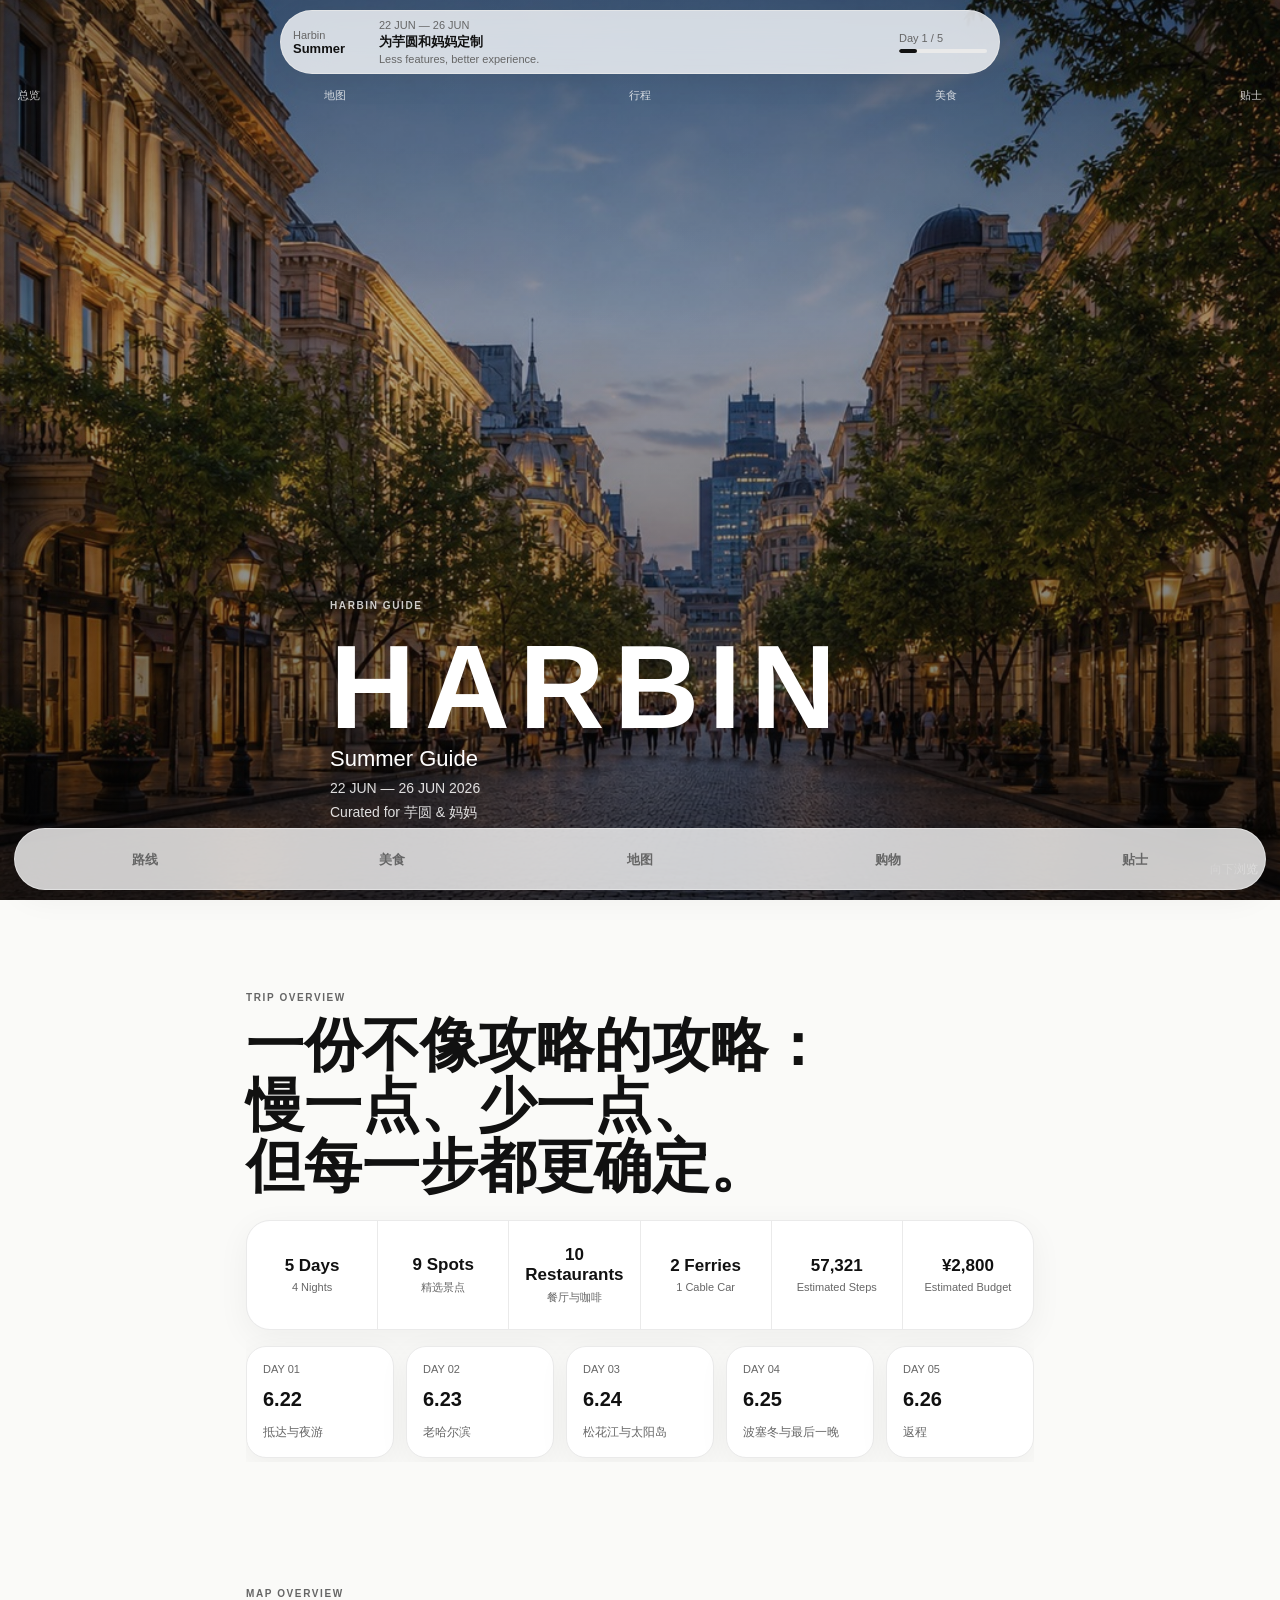
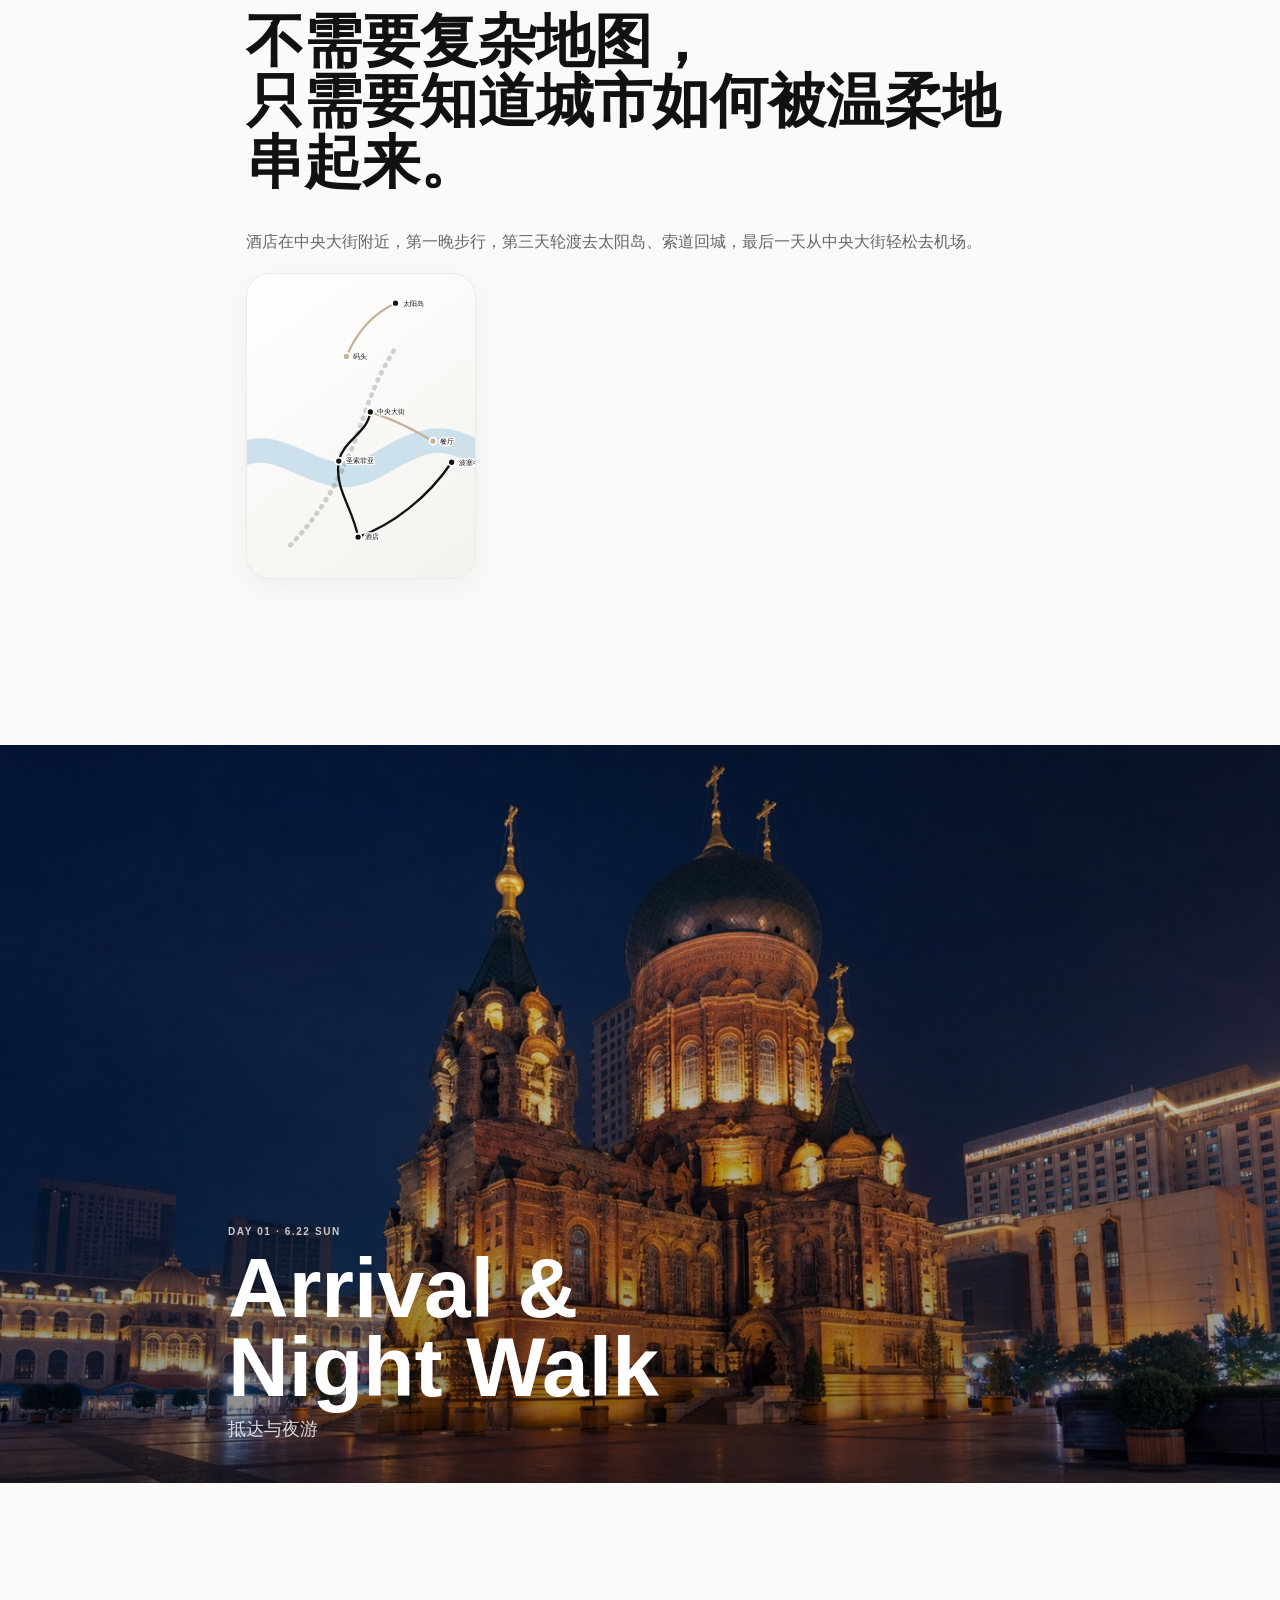
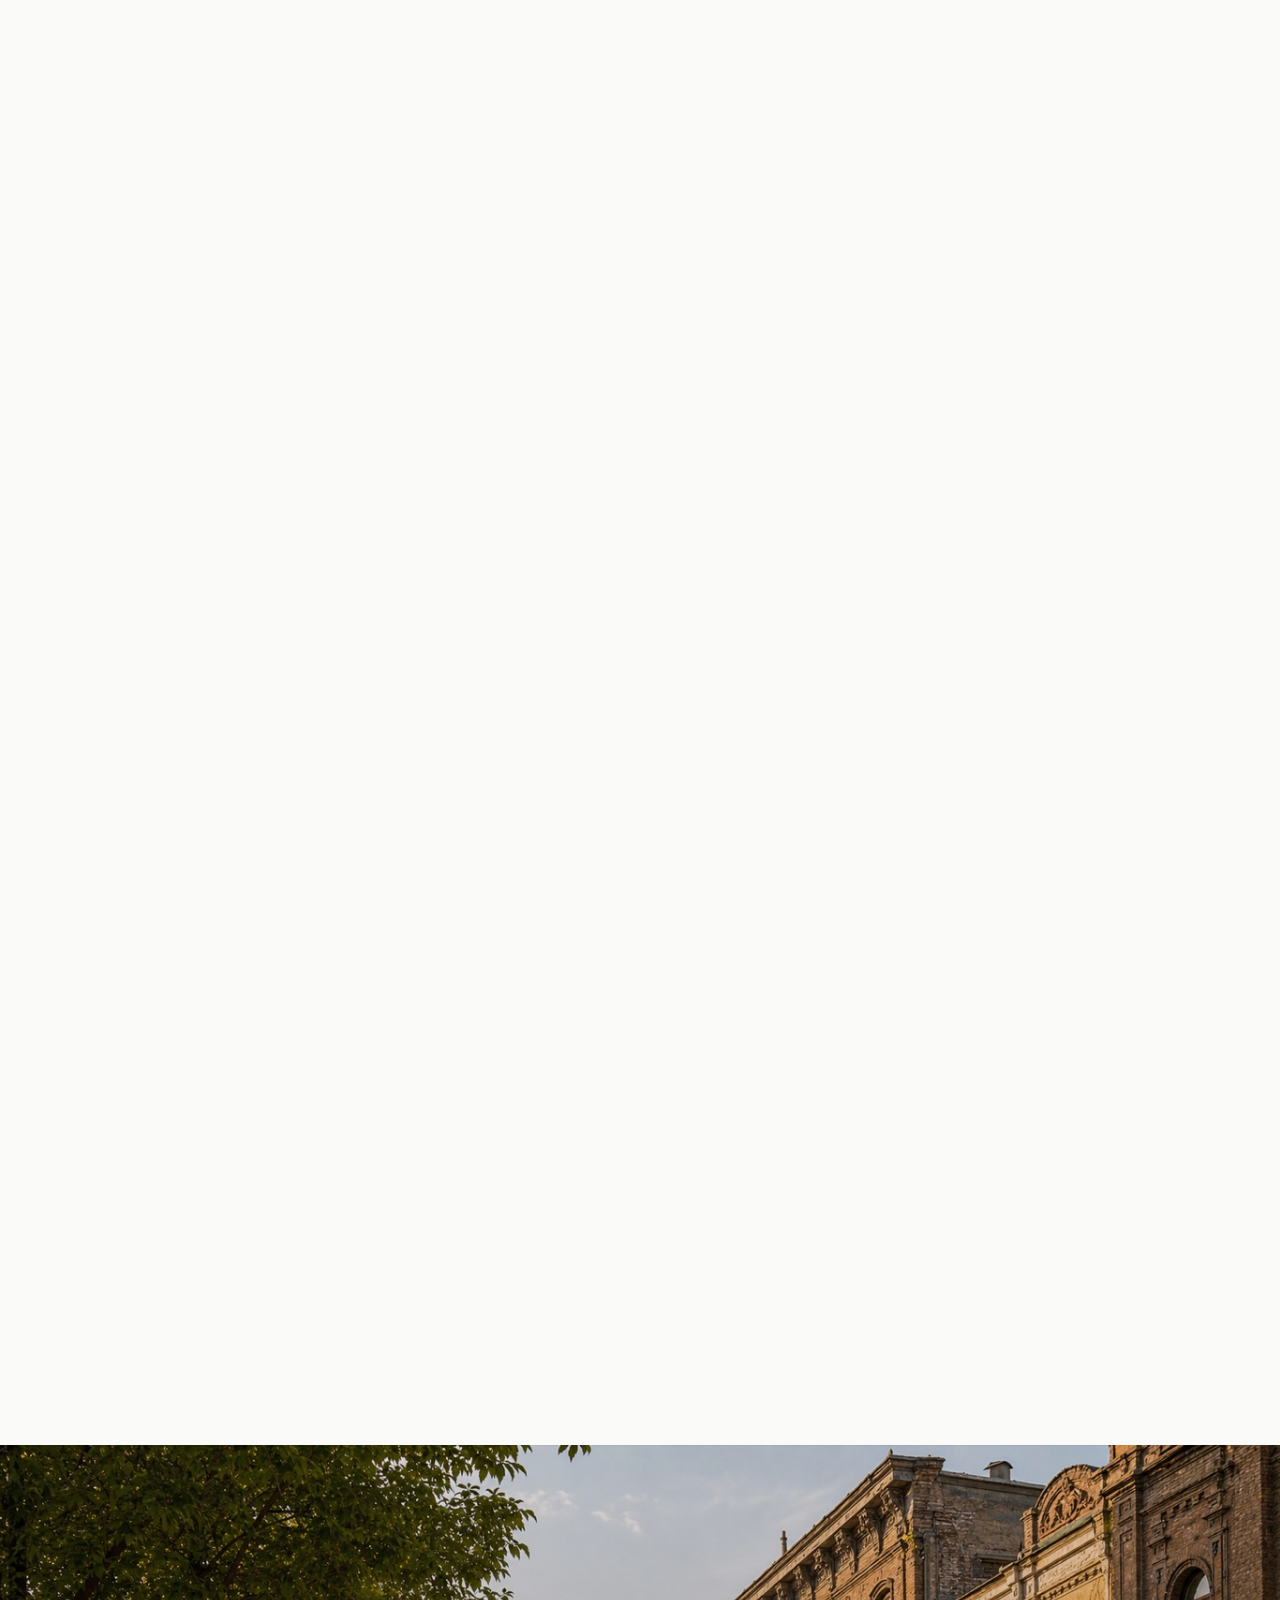
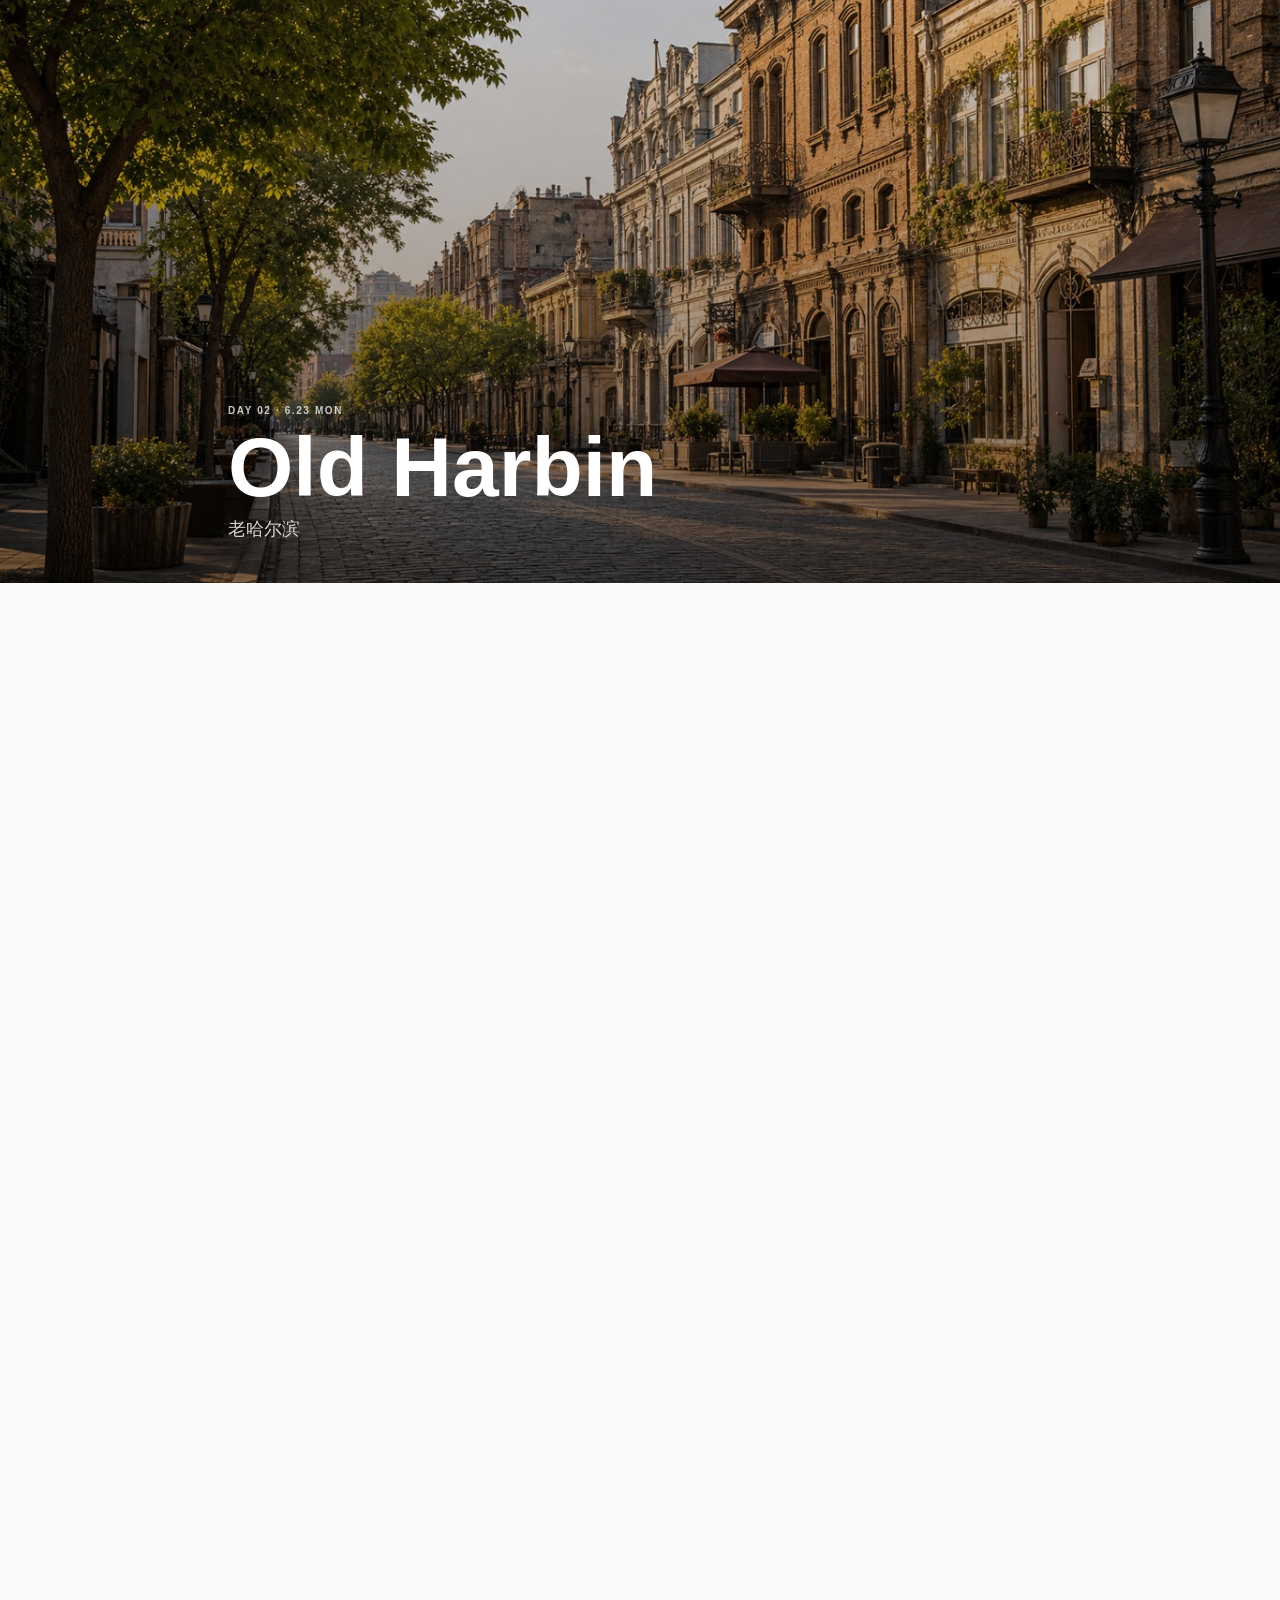
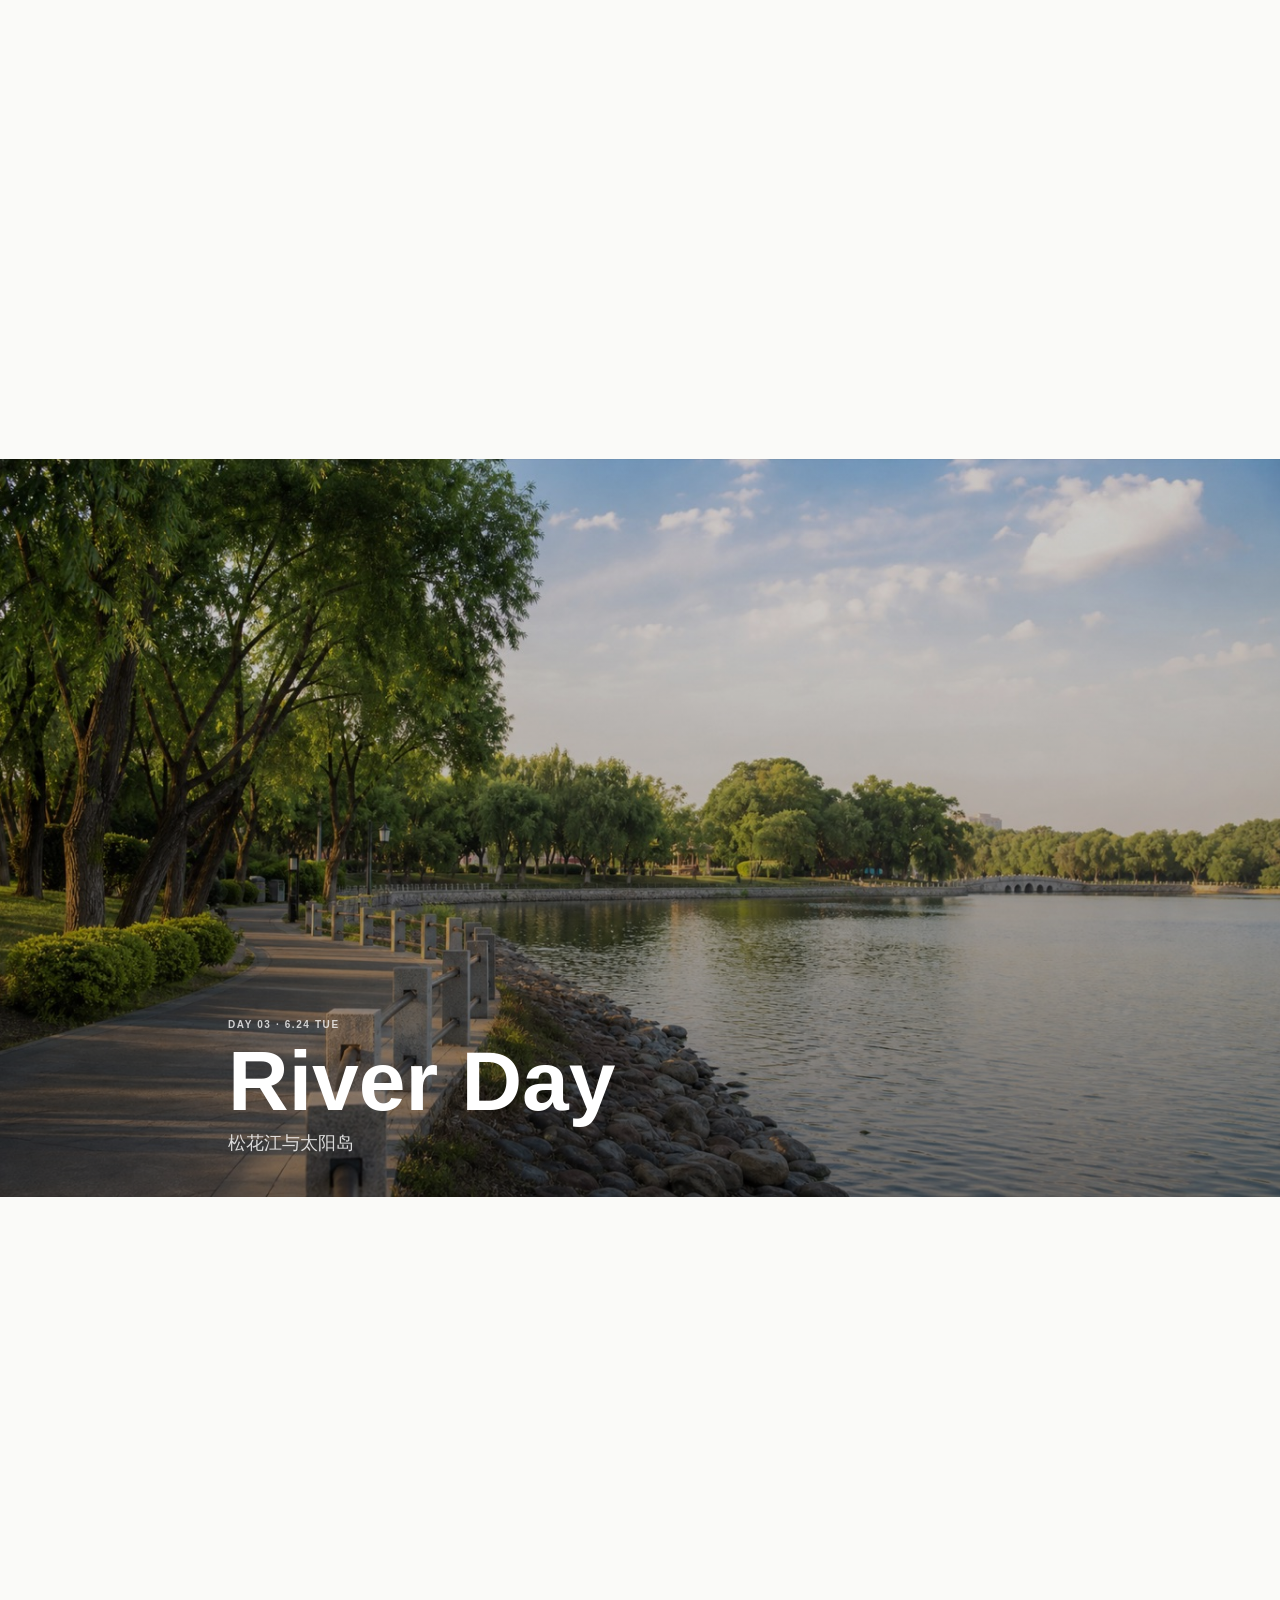
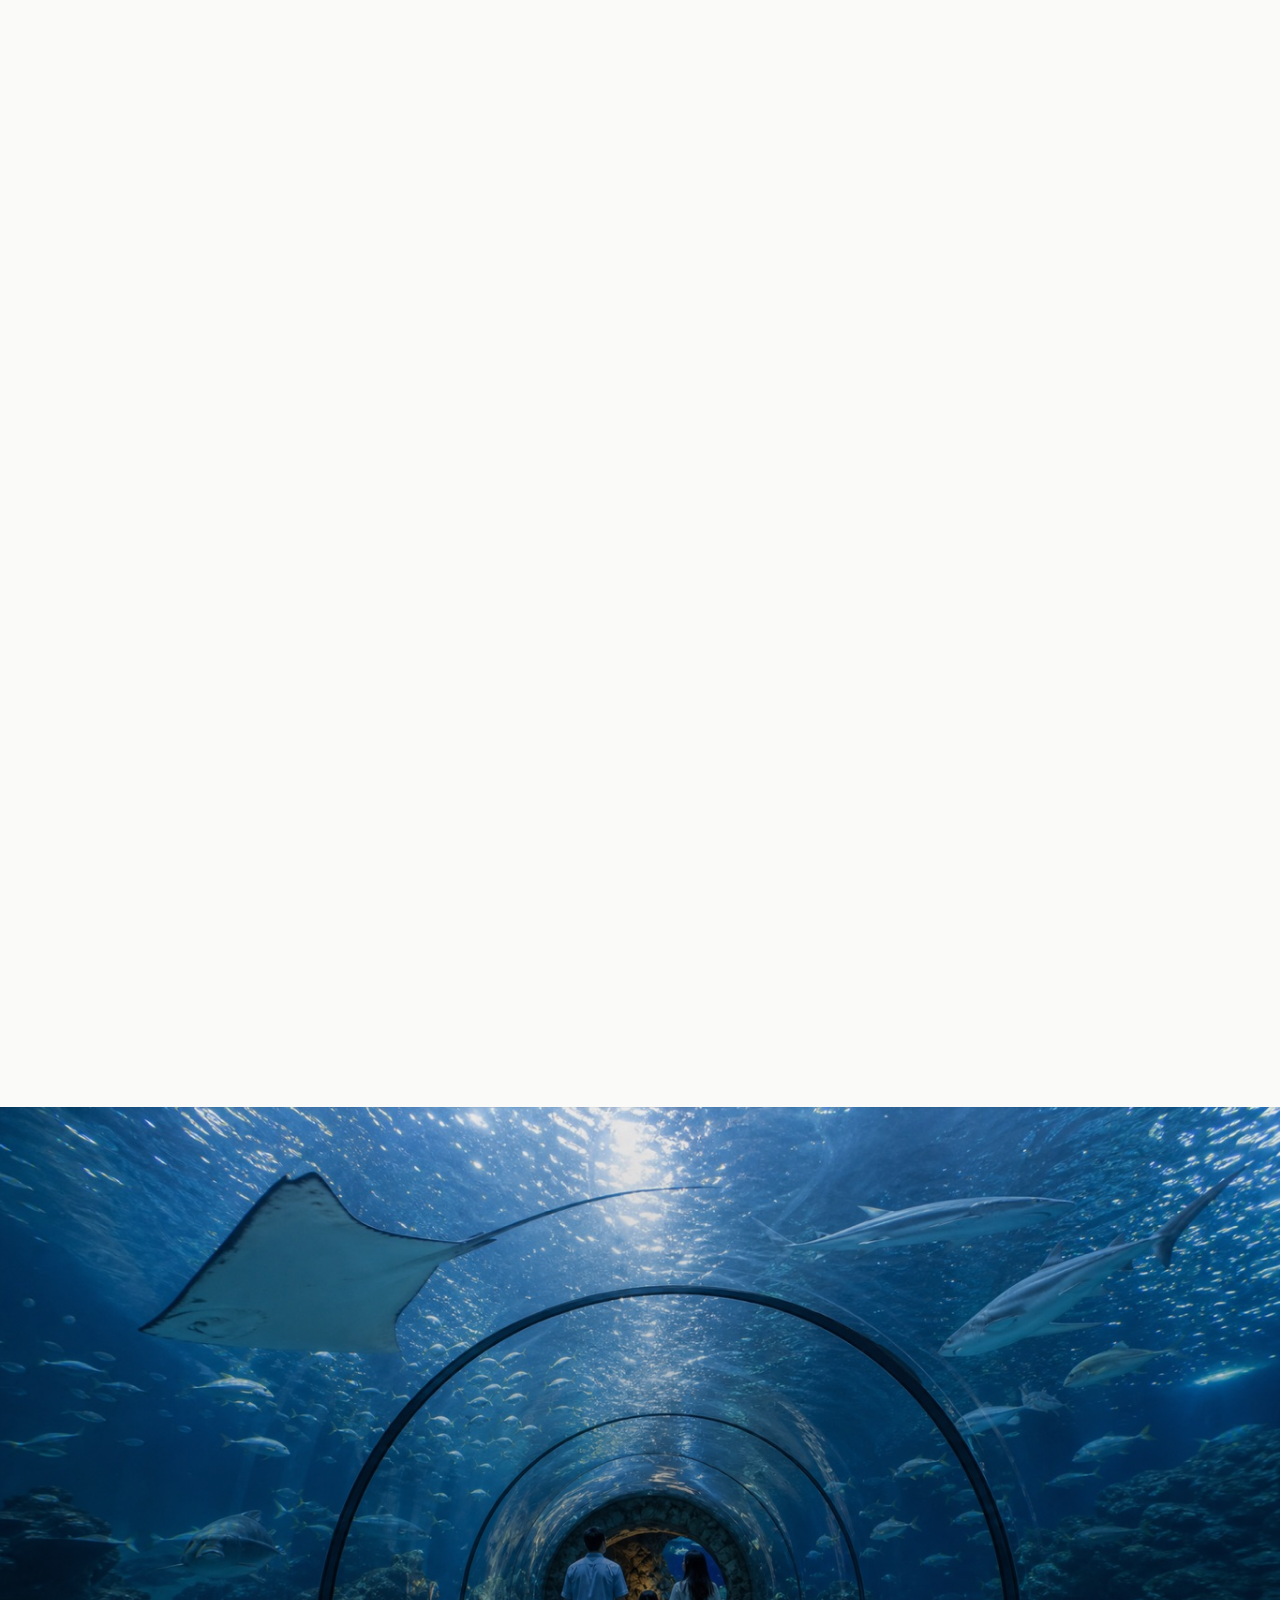
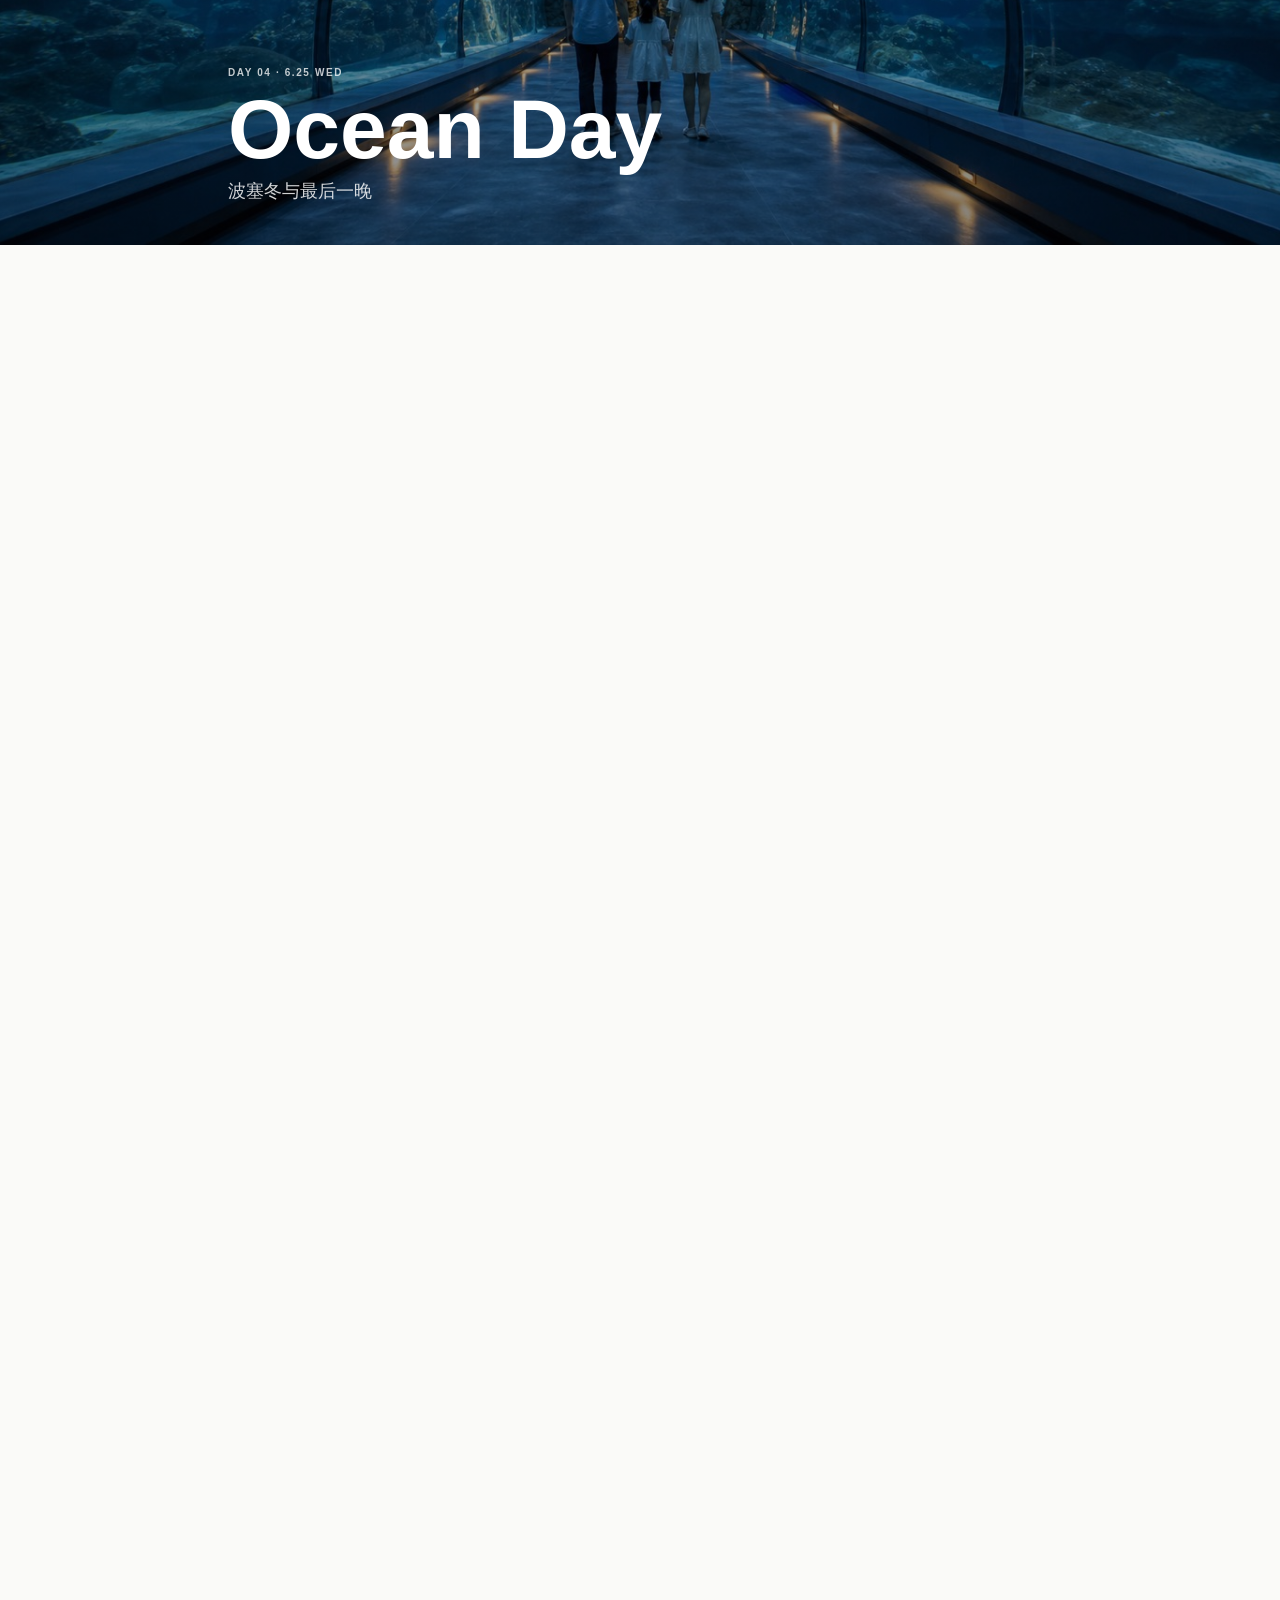
<file: index.html>
<!doctype html>
<html lang="zh-CN">
  <head>
    <meta charset="utf-8">
    <meta name="viewport" content="width=device-width, initial-scale=1, viewport-fit=cover">
    <meta name="theme-color" content="#FAFAF8">
    <meta name="apple-mobile-web-app-capable" content="yes">
    <meta name="apple-mobile-web-app-status-bar-style" content="default">
    <meta name="apple-mobile-web-app-title" content="哈尔滨指南">
    <title>哈尔滨夏日指南 V2</title>
    <link rel="manifest" href="manifest.webmanifest">
    <link rel="apple-touch-icon" href="assets/icon.svg">
    <link rel="preload" href="assets/images/hero-central.jpg" as="image">
    <link rel="stylesheet" href="styles.css">
  </head>
  <body>
    <header class="top-companion glass" aria-label="旅行助手">
      <div class="companion-primary">
        <span>Harbin</span>
        <strong>Summer</strong>
      </div>
      <div class="companion-now">
        <span>22 JUN — 26 JUN</span>
        <b>为芋圆和妈妈定制</b>
        <em>Less features, better experience.</em>
      </div>
      <div class="companion-progress">
        <span id="progressDay">Day 1 / 5</span>
        <i><b id="progressBar"></b></i>
      </div>
    </header>

    <main>
      <section class="hero snap-section" id="home" data-day="1">
        <img class="hero-image" src="assets/images/hero-central.jpg" alt="夏日傍晚的哈尔滨中央大街">
        <div class="hero-scrim"></div>
        <nav class="hero-nav" aria-label="页面章节">
          <a href="#overview">总览</a>
          <a href="#map">地图</a>
          <a href="#days">行程</a>
          <a href="#food">美食</a>
          <a href="#tips">贴士</a>
        </nav>
        <div class="hero-copy">
          <p>HARBIN GUIDE</p>
          <h1>HARBIN</h1>
          <h2>Summer Guide</h2>
          <time>22 JUN — 26 JUN 2026</time>
          <span>Curated for 芋圆 & 妈妈</span>
        </div>
        <a class="scroll-cue" href="#overview">向下浏览</a>
      </section>

      <section class="section overview snap-section" id="overview" data-day="1">
        <p class="section-label">TRIP OVERVIEW</p>
        <h2>一份不像攻略的攻略：慢一点、少一点、但每一步都更确定。</h2>
        <div class="health-grid" id="overviewStats"></div>
        <div class="daily-strip" id="dailyStrip"></div>
      </section>

      <section class="section map-overview snap-section" id="map" data-day="3">
        <div class="split-heading">
          <div>
            <p class="section-label">MAP OVERVIEW</p>
            <h2>不需要复杂地图，只需要知道城市如何被温柔地串起来。</h2>
          </div>
          <p>酒店在中央大街附近，第一晚步行，第三天轮渡去太阳岛、索道回城，最后一天从中央大街轻松去机场。</p>
        </div>
        <div class="map-layout">
          <div class="map-card">
            <svg viewBox="0 0 390 520" role="img" aria-label="哈尔滨行程矢量地图">
              <path class="map-water" d="M-28 318 C65 258 120 388 222 327 S345 276 430 327"></path>
              <path class="map-subway" d="M74 464 C126 410 154 358 178 302 S208 198 255 125"></path>
              <path class="map-route route-walk active" d="M190 450 C181 400 149 367 157 320 C164 285 207 271 211 236"></path>
              <path class="map-route route-river active" d="M170 141 C191 92 219 66 254 50"></path>
              <path class="map-route route-food active" d="M210 236 C255 250 288 268 318 286"></path>
              <path class="map-route route-ocean active" d="M190 450 C248 430 310 382 350 322"></path>
              <g class="map-pin hotel" transform="translate(190 450)"><circle></circle><text>酒店</text></g>
              <g class="map-pin spot" transform="translate(157 320)"><circle></circle><text>圣索菲亚</text></g>
              <g class="map-pin spot" transform="translate(211 236)"><circle></circle><text>中央大街</text></g>
              <g class="map-pin pier" transform="translate(170 141)"><circle></circle><text>码头</text></g>
              <g class="map-pin spot" transform="translate(254 50)"><circle></circle><text>太阳岛</text></g>
              <g class="map-pin food" transform="translate(318 286)"><circle></circle><text>餐厅</text></g>
              <g class="map-pin spot" transform="translate(350 322)"><circle></circle><text>波塞冬</text></g>
            </svg>
          </div>
        </div>
      </section>

      <div id="days"></div>

      <section class="section food-guide snap-section" id="food" data-day="4">
        <p class="section-label">RESTAURANT GUIDE</p>
        <h2>不锁死一家店。每个饭点都有 Top 5，按体力、排队和心情选择。</h2>
        <div class="restaurant-collection" id="restaurantCollection"></div>
        <div class="xhs-panel">
          <p class="section-label">小红书高赞 Tips</p>
          <div id="xhsTags"></div>
        </div>
      </section>

      <section class="section shopping-guide snap-section" id="shopping" data-day="5">
        <p class="section-label">SHOPPING GUIDE</p>
        <h2>伴手礼只买确定会吃的。高级感来自克制，不来自塞满行李箱。</h2>
        <div class="shopping-grid" id="shoppingGrid"></div>
      </section>

      <section class="section travel-tips snap-section" id="tips" data-day="5">
        <p class="section-label">TRAVEL TIPS</p>
        <h2>天气、穿搭、人流、交通、分量，一页就够。</h2>
        <div class="tips-grid" id="globalTips"></div>
      </section>

      <section class="end snap-section" id="memory" data-day="5">
        <p>旅行回忆</p>
        <h2>5 Days · 9 Places · 8 Restaurants · 2 Ferries · 1 Cable Car · One Summer in Harbin</h2>
        <div class="memory-grid">
          <img loading="lazy" src="assets/images/sophia.jpg" alt="圣索菲亚教堂">
          <img loading="lazy" src="assets/images/river.jpg" alt="松花江日落">
          <img loading="lazy" src="assets/images/food.jpg" alt="哈尔滨餐桌">
        </div>
      </section>
    </main>

    <nav class="bottom-nav glass" aria-label="指南导航">
      <a href="#days">路线</a>
      <a href="#food">美食</a>
      <a href="#map">地图</a>
      <a href="#shopping">购物</a>
      <a href="#tips">贴士</a>
    </nav>

    <button class="top-button" id="topButton" aria-label="回到顶部">↑</button>
    <script src="script.js" defer></script>
  </body>
</html>
</file>
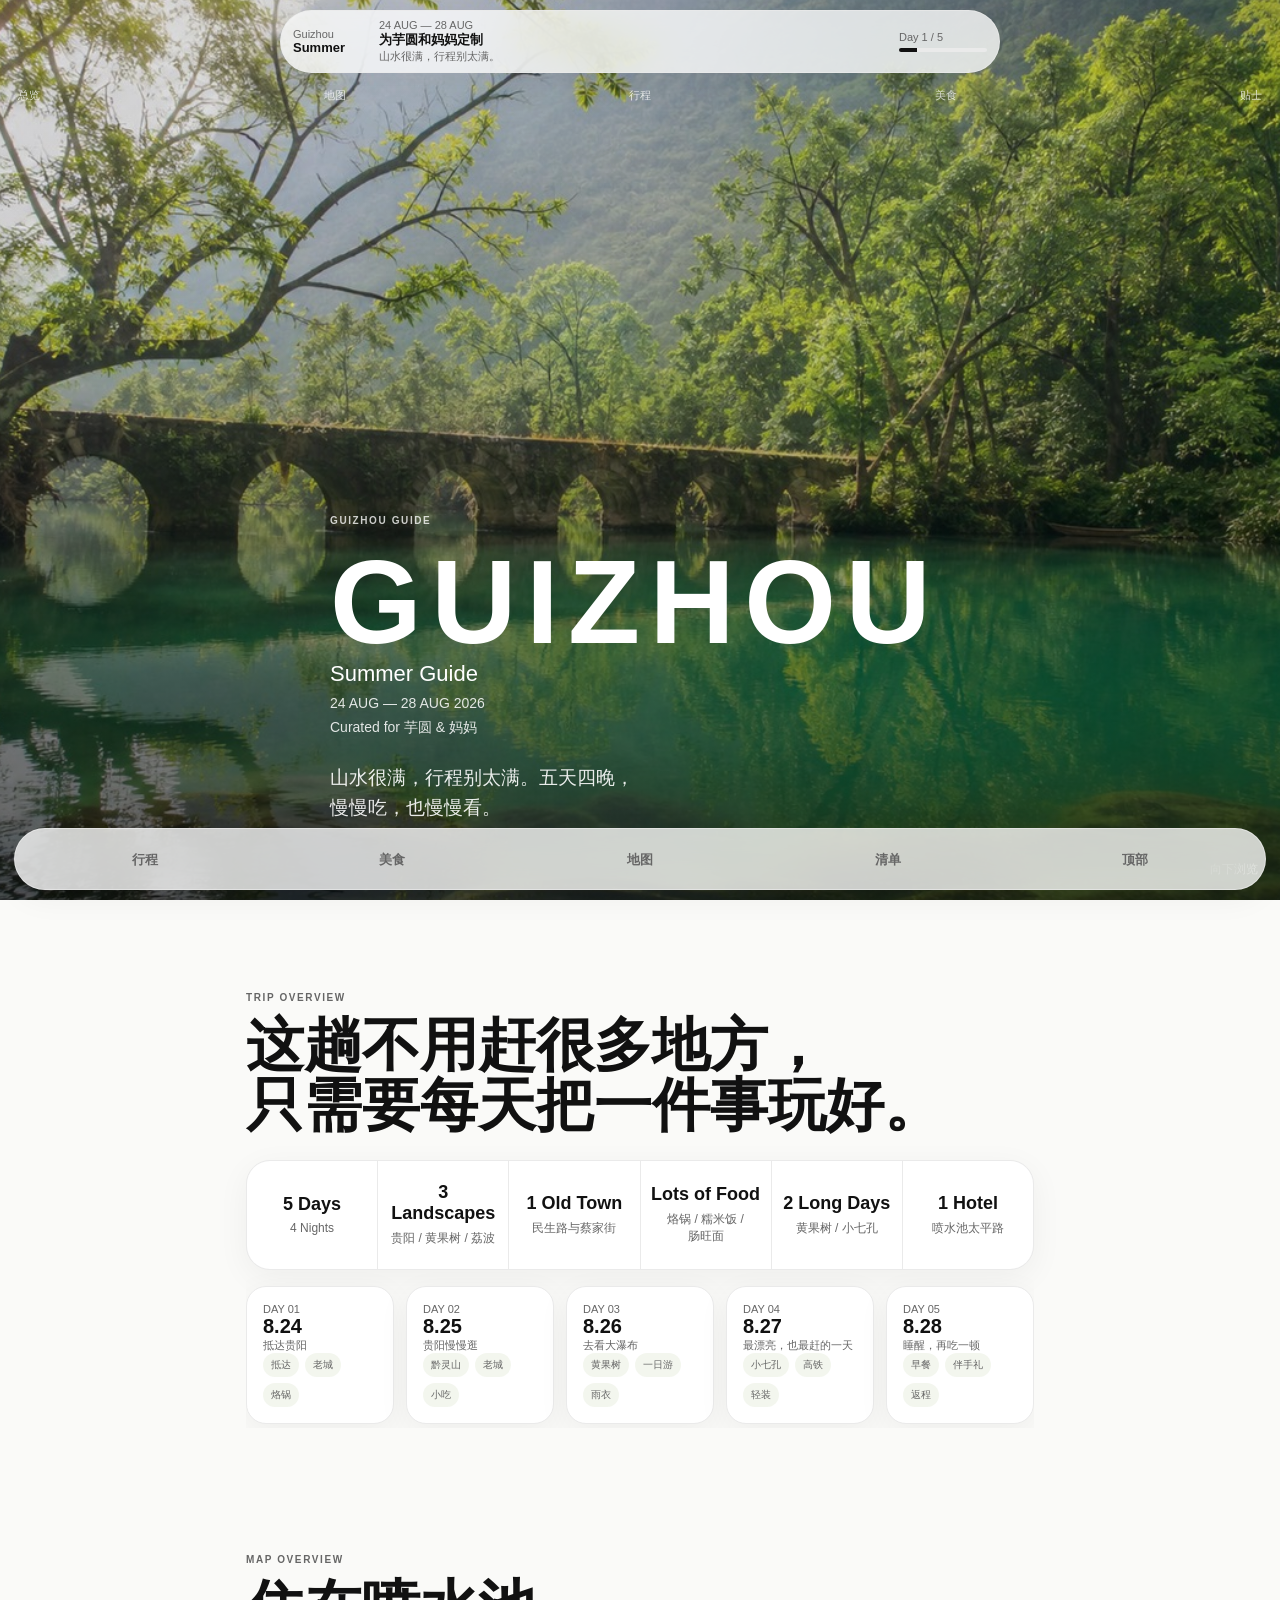
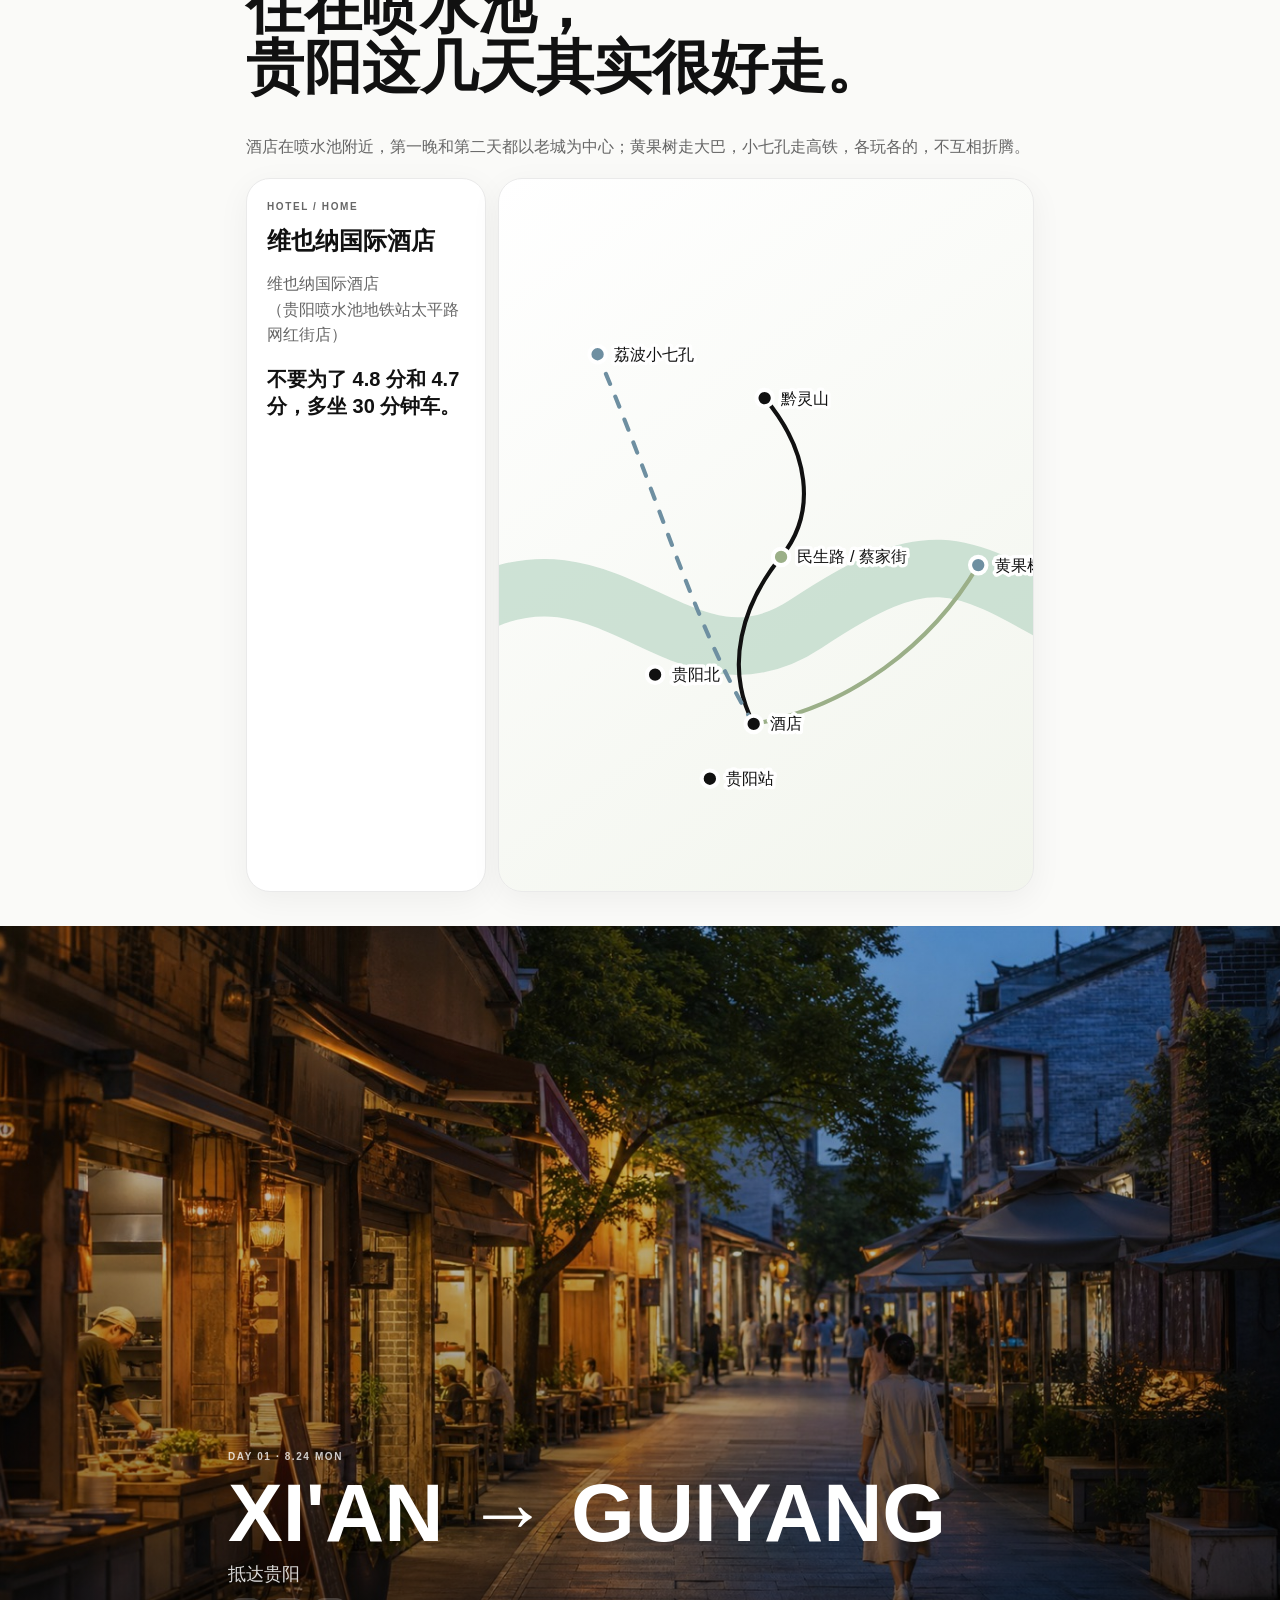
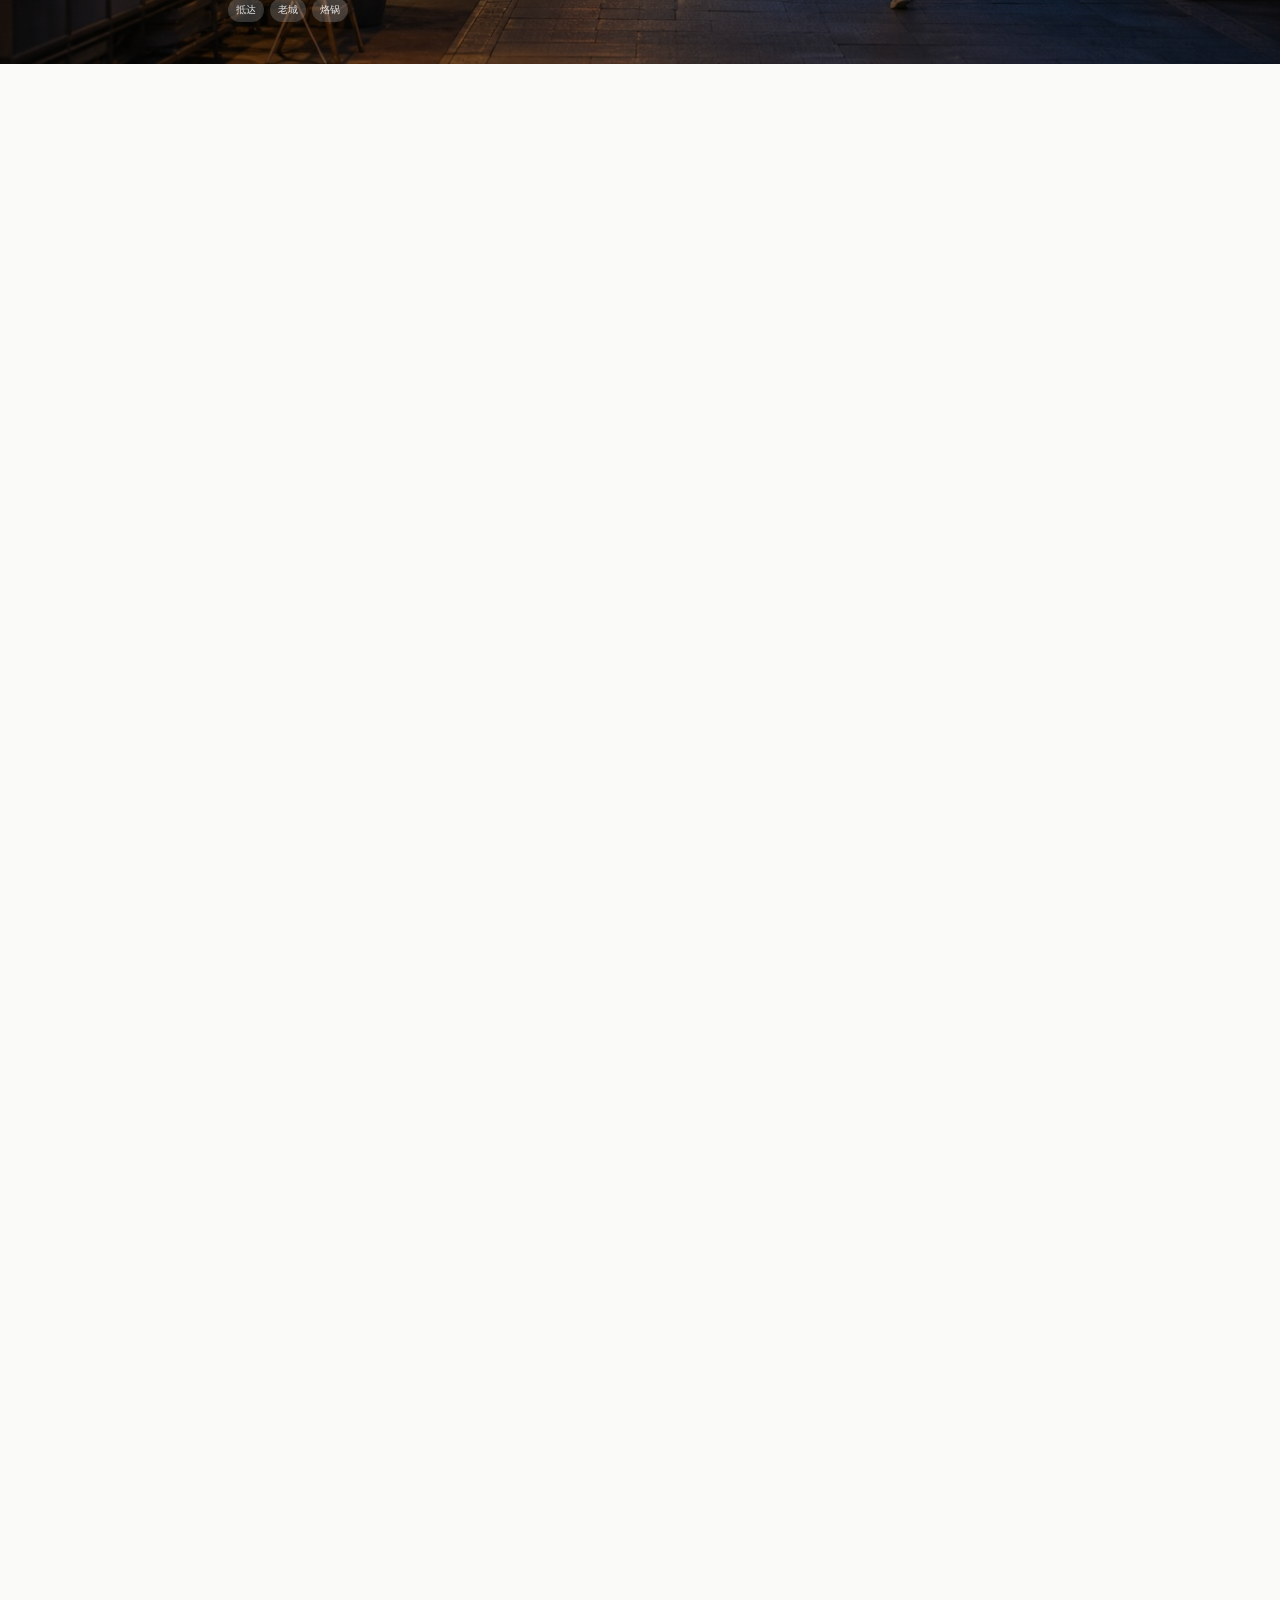
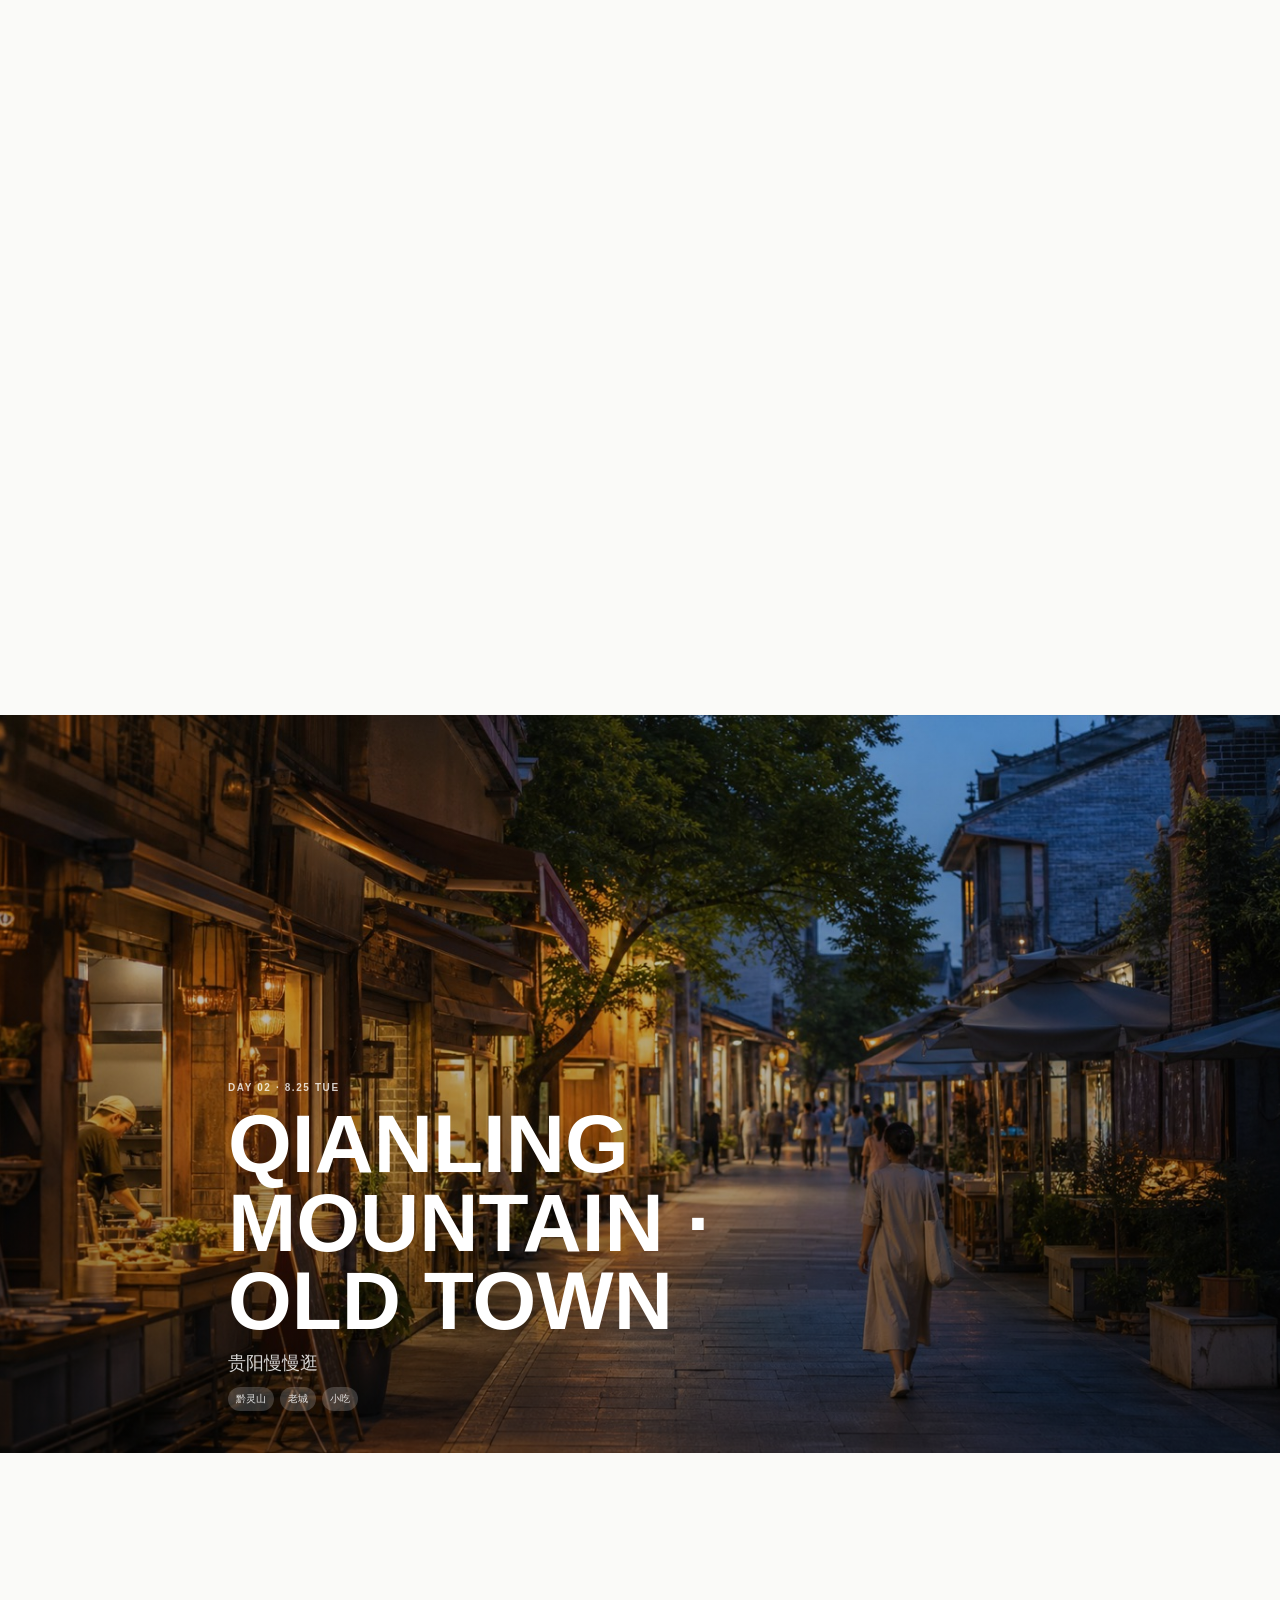
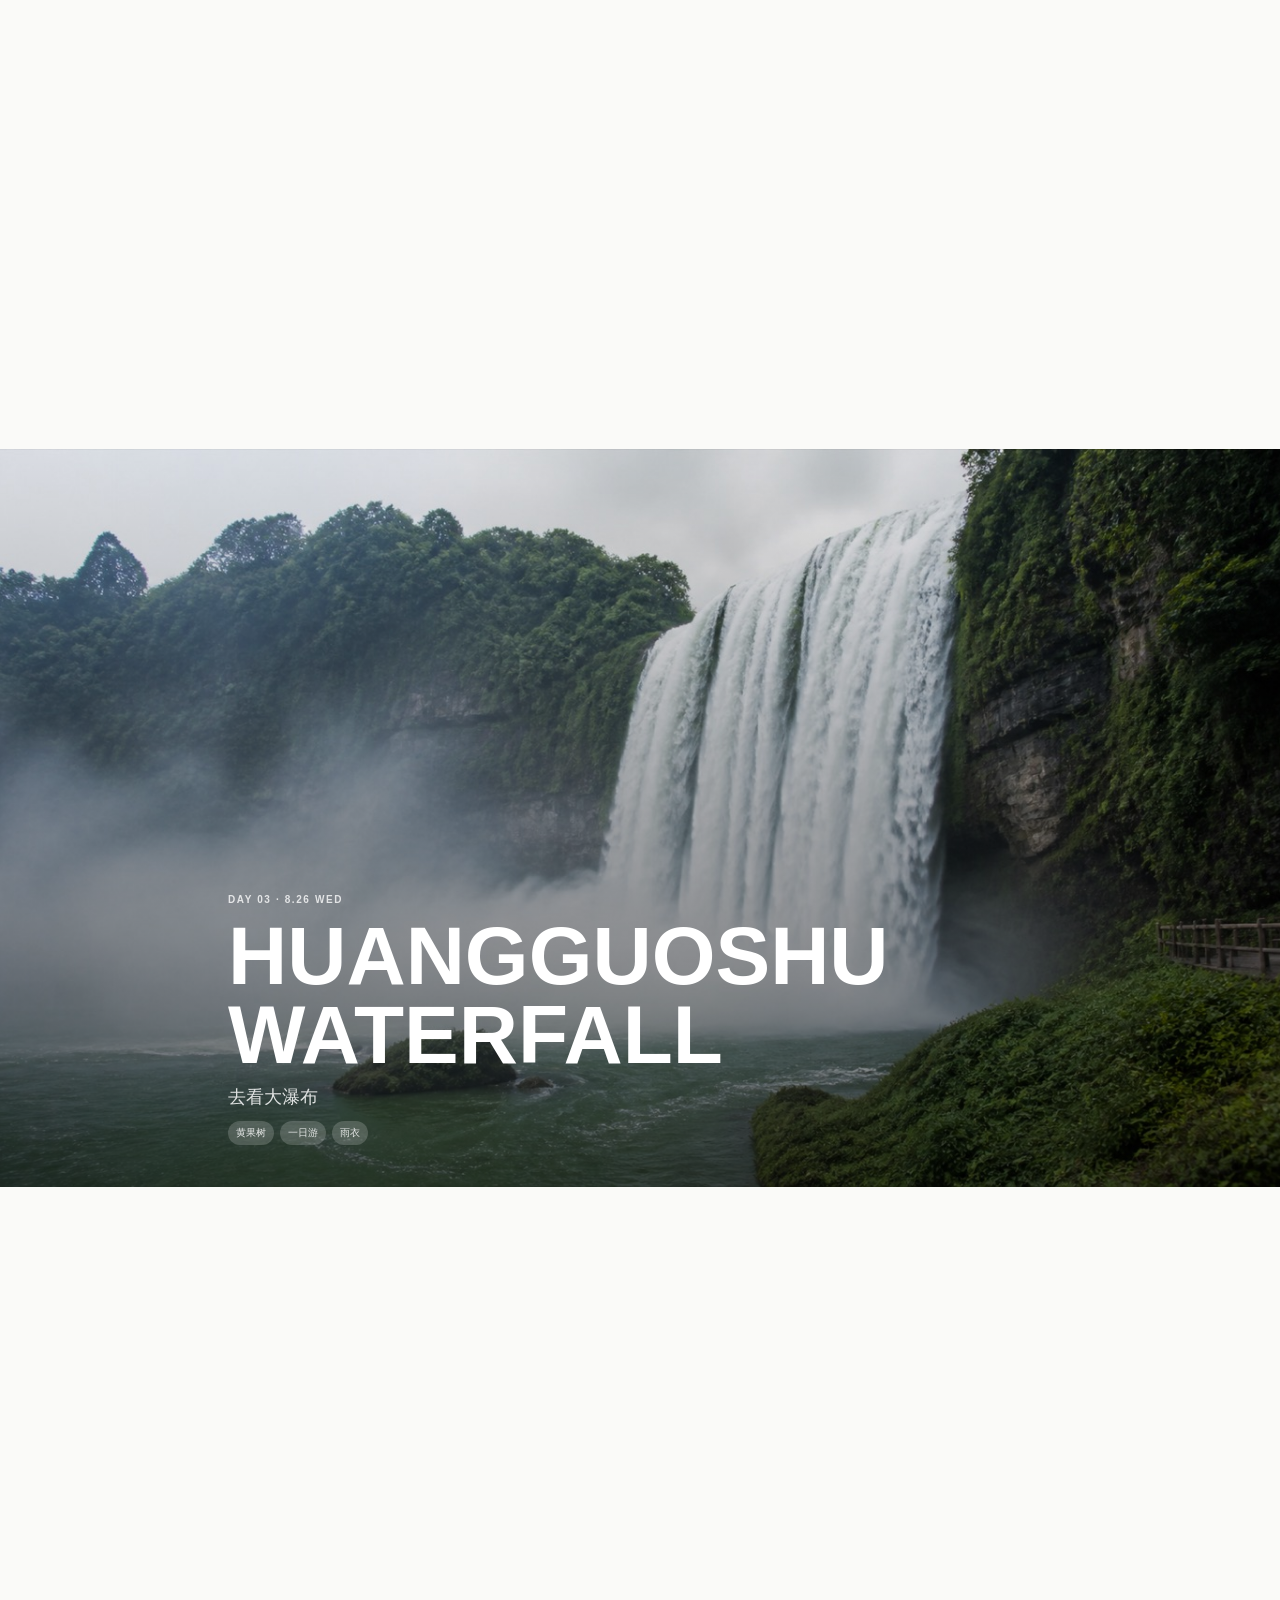
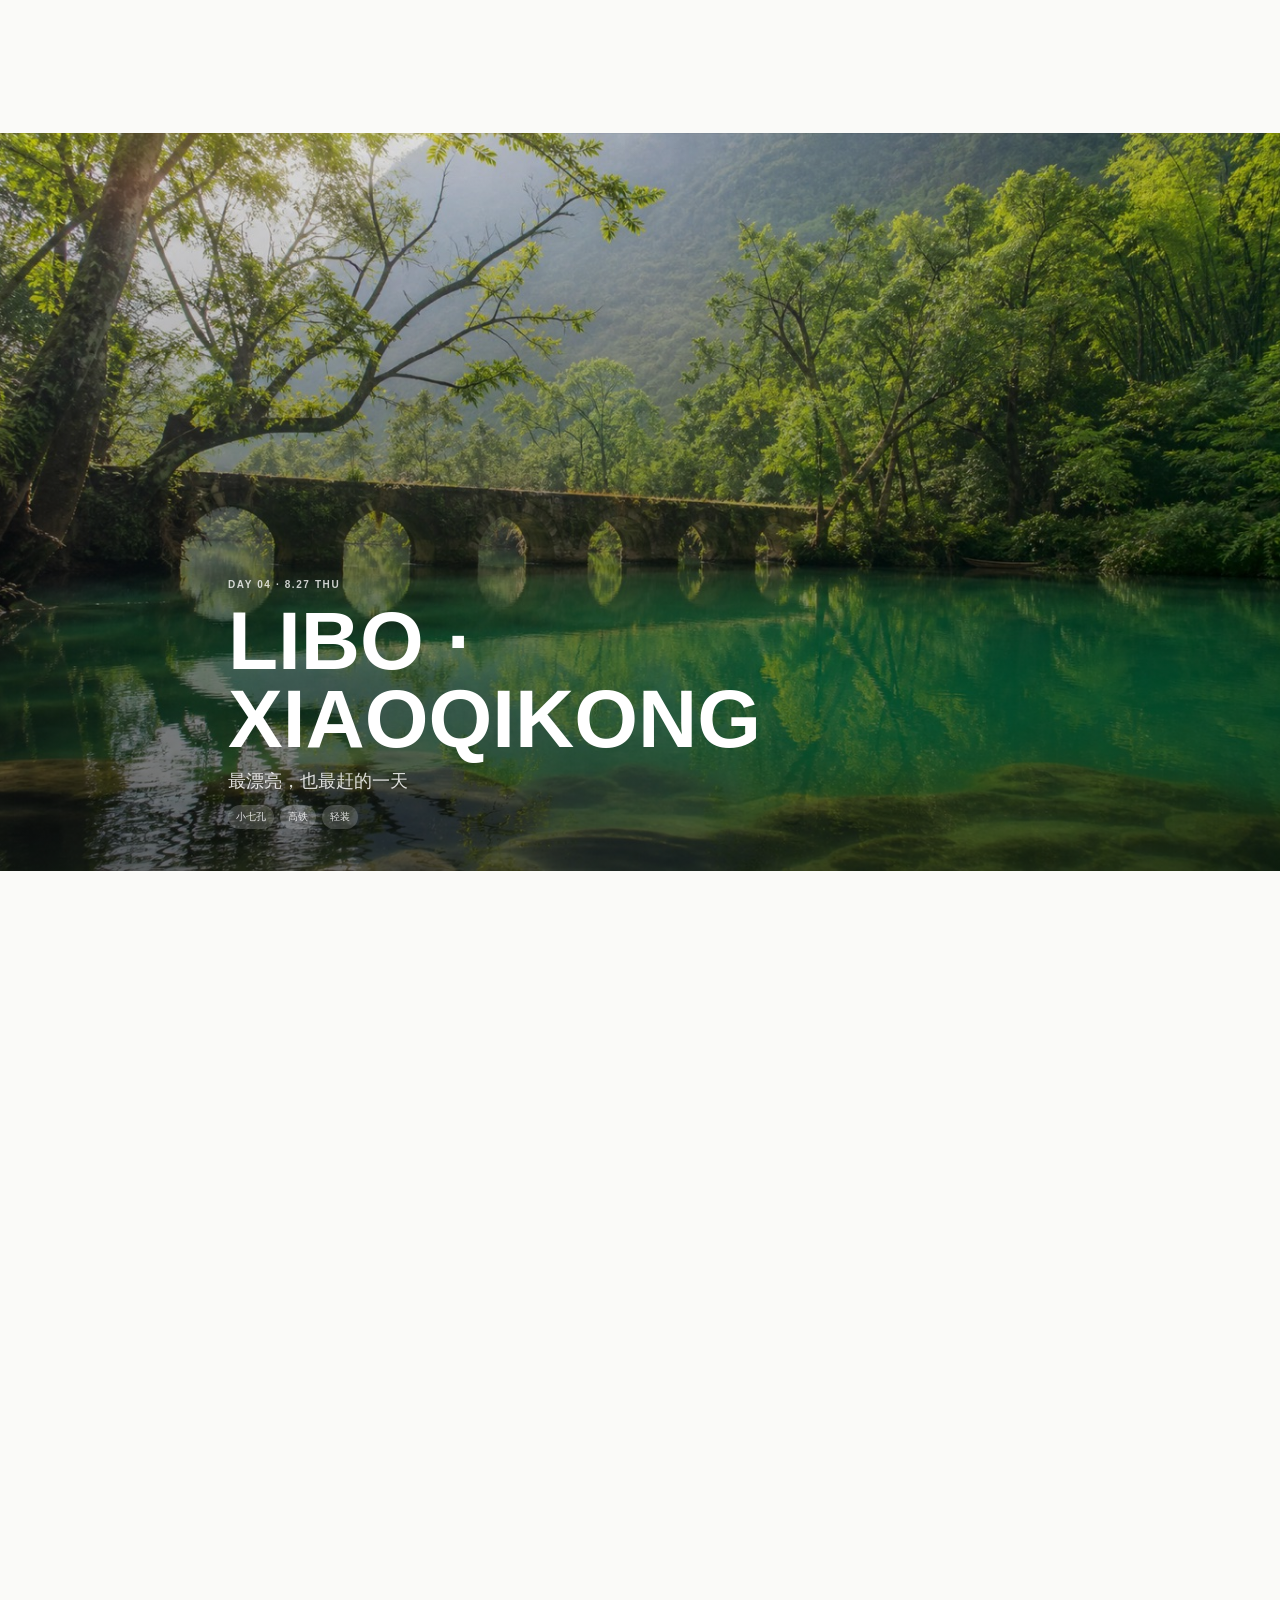
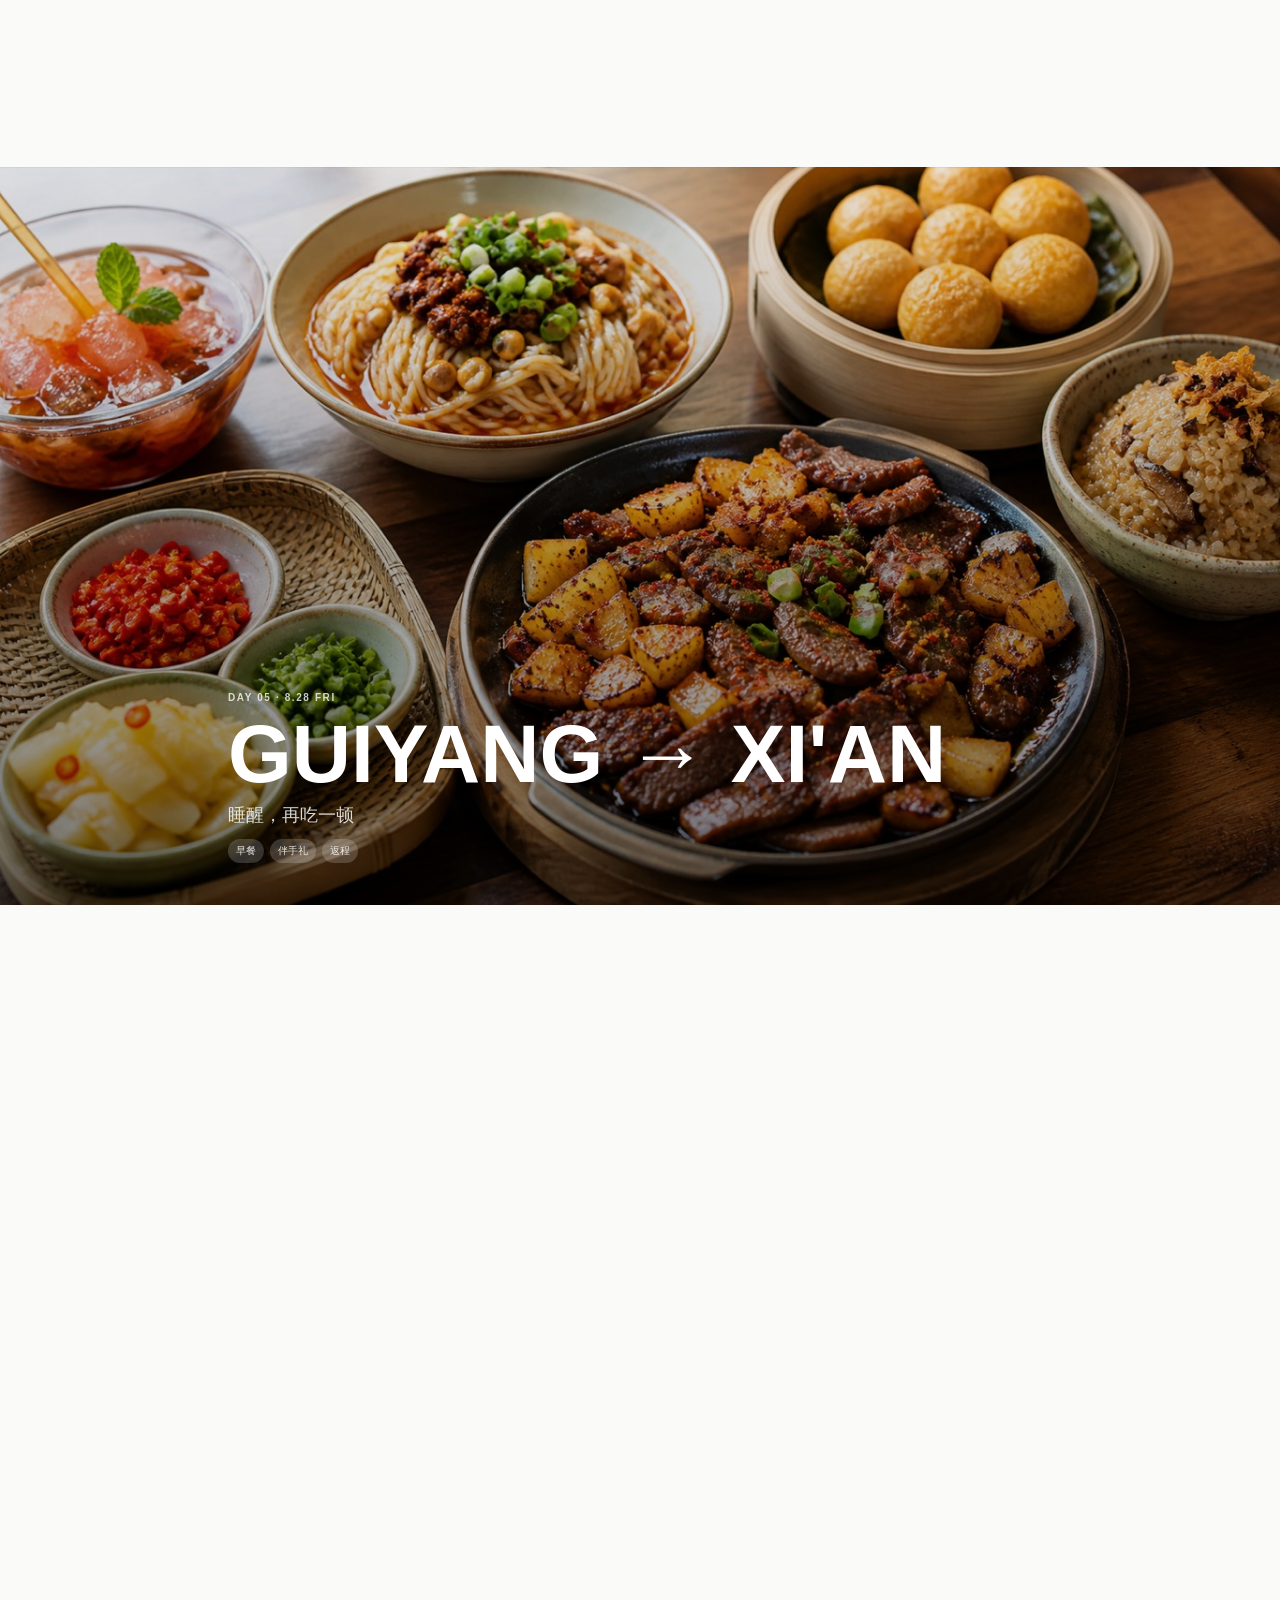
<file: guizhou/index.html>
<!doctype html>
<html lang="zh-CN">
  <head>
    <meta charset="utf-8">
    <meta name="viewport" content="width=device-width, initial-scale=1, viewport-fit=cover">
    <meta name="theme-color" content="#FAFAF8">
    <meta name="apple-mobile-web-app-capable" content="yes">
    <meta name="apple-mobile-web-app-status-bar-style" content="default">
    <meta name="apple-mobile-web-app-title" content="贵州指南">
    <title>贵州夏日指南</title>
    <link rel="manifest" href="manifest.webmanifest">
    <link rel="apple-touch-icon" href="assets/icon.svg">
    <link rel="preload" href="assets/images/xiaoqikong.jpg" as="image">
    <link rel="stylesheet" href="styles.css">
  </head>
  <body>
    <header class="top-companion glass" aria-label="旅行进度">
      <div>
        <span>Guizhou</span>
        <strong>Summer</strong>
      </div>
      <div>
        <span>24 AUG — 28 AUG</span>
        <b>为芋圆和妈妈定制</b>
        <em>山水很满，行程别太满。</em>
      </div>
      <div>
        <span id="progressDay">Day 1 / 5</span>
        <i><b id="progressBar"></b></i>
      </div>
    </header>

    <main>
      <section class="hero snap-section" id="home" data-day="1">
        <img class="hero-image" src="assets/images/xiaoqikong.jpg" alt="贵州小七孔夏日山水">
        <div class="hero-scrim"></div>
        <nav class="hero-nav" aria-label="页面导航">
          <a href="#overview">总览</a>
          <a href="#map">地图</a>
          <a href="#days">行程</a>
          <a href="#food">美食</a>
          <a href="#tips">贴士</a>
        </nav>
        <div class="hero-copy">
          <p>GUIZHOU GUIDE</p>
          <h1>GUIZHOU</h1>
          <h2>Summer Guide</h2>
          <time>24 AUG — 28 AUG 2026</time>
          <span>Curated for 芋圆 & 妈妈</span>
          <blockquote>山水很满，行程别太满。五天四晚，慢慢吃，也慢慢看。</blockquote>
        </div>
        <a class="scroll-cue" href="#overview">向下浏览</a>
      </section>

      <section class="section overview snap-section" id="overview" data-day="1">
        <p class="section-label">TRIP OVERVIEW</p>
        <h2>这趟不用赶很多地方，只需要每天把一件事玩好。</h2>
        <div class="stat-grid" id="overviewStats"></div>
        <div class="day-strip" id="dayStrip"></div>
      </section>

      <section class="section map-section snap-section" id="map" data-day="2">
        <div class="split-heading">
          <div>
            <p class="section-label">MAP OVERVIEW</p>
            <h2>住在喷水池，贵阳这几天其实很好走。</h2>
          </div>
          <p>酒店在喷水池附近，第一晚和第二天都以老城为中心；黄果树走大巴，小七孔走高铁，各玩各的，不互相折腾。</p>
        </div>
        <div class="map-layout">
          <div class="map-note">
            <p class="section-label">HOTEL / HOME</p>
            <h3>维也纳国际酒店</h3>
            <p class="hotel-full-name">维也纳国际酒店（贵阳喷水池地铁站太平路网红街店）</p>
            <span>不要为了 4.8 分和 4.7 分，多坐 30 分钟车。</span>
          </div>
          <div class="map-card">
            <svg viewBox="0 0 390 520" role="img" aria-label="贵州行程关系地图">
              <path class="map-river" d="M-30 318 C80 250,132 386,224 325 S335 278,420 326"></path>
              <path class="map-line core" d="M186 398 C164 356,178 310,206 276 C233 243,226 198,194 160"></path>
              <path class="map-line daytrip" d="M186 398 C256 386,316 340,350 282"></path>
              <path class="map-line rail" d="M186 398 C142 326,116 230,72 128"></path>
              <g class="pin home" transform="translate(186 398)"><circle></circle><text>酒店</text></g>
              <g class="pin food" transform="translate(206 276)"><circle></circle><text>民生路 / 蔡家街</text></g>
              <g class="pin spot" transform="translate(194 160)"><circle></circle><text>黔灵山</text></g>
              <g class="pin transit" transform="translate(350 282)"><circle></circle><text>黄果树</text></g>
              <g class="pin transit" transform="translate(72 128)"><circle></circle><text>荔波小七孔</text></g>
              <g class="pin" transform="translate(154 438)"><circle></circle><text>贵阳站</text></g>
              <g class="pin" transform="translate(114 362)"><circle></circle><text>贵阳北</text></g>
            </svg>
          </div>
        </div>
      </section>

      <div id="days"></div>

      <section class="section food-guide snap-section" id="food" data-day="5">
        <p class="section-label">RESTAURANT GUIDE</p>
        <h2>不锁死一家店。每顿饭都有 Plan A，也有“不排队就换”的自由。</h2>
        <div class="restaurant-guide" id="restaurantGuide"></div>
      </section>

      <section class="section hotel-map snap-section" id="hotel-food" data-day="5">
        <p class="section-label">HOTEL & FOOD MAP</p>
        <h2>住在太平路，最大的好处可能不是交通，是饿了就能下楼。</h2>
        <div class="area-grid">
          <article><span>WALKABLE</span><b>太平路 / 喷水池</b><p>适合第一晚和晚上散步，不需要专门打车。</p></article>
          <article><span>OLD TOWN FOOD</span><b>民生路 / 蔡家街</b><p>Day 2 集中扫街，每样一份两个人分着吃。</p></article>
          <article><span>OPTIONAL</span><b>飞山街等</b><p>顺路再去，不为了评分多坐 30 分钟车。</p></article>
        </div>
      </section>

      <section class="section packing snap-section" id="packing" data-day="5">
        <p class="section-label">PACKING LIST</p>
        <h2>东西少一点，走路轻松一点。</h2>
        <div class="packing-grid" id="packingList"></div>
      </section>

      <section class="section tips snap-section" id="tips" data-day="5">
        <p class="section-label">TRAVEL TIPS</p>
        <h2>贵州 8 月：热、晒、阵雨，防晒和雨衣都要在包里。</h2>
        <div class="tips-grid" id="travelTips"></div>
      </section>

      <section class="ending snap-section" id="ending" data-day="5">
        <img src="assets/images/huangguoshu.jpg" alt="黄果树瀑布">
        <div>
          <p>ONE SUMMER IN GUIZHOU</p>
          <h2>5 Days · 3 Landscapes · 1 Old Town · Lots of Food</h2>
          <blockquote>五天、几场山水、很多顿好吃的，以及妈妈和女儿的一次贵州夏天。</blockquote>
        </div>
      </section>
    </main>

    <nav class="bottom-nav glass" aria-label="底部导航">
      <a href="#days">行程</a>
      <a href="#food">美食</a>
      <a href="#map">地图</a>
      <a href="#packing">清单</a>
      <a href="#home">顶部</a>
    </nav>

    <button class="top-button" id="topButton" aria-label="回到顶部">↑</button>
    <script src="script.js" defer></script>
  </body>
</html>
</file>
<file: styles.css>
:root {
  color-scheme: light dark;
  --bg: #FAFAF8;
  --card: #FFFFFF;
  --primary: #111111;
  --secondary: #666666;
  --muted: #9A9A94;
  --divider: #EAEAEA;
  --accent: #C7B299;
  --accent-soft: #F2ECE4;
  --shadow: 0 8px 32px rgba(0,0,0,.05);
  --radius: 24px;
  --safe-bottom: env(safe-area-inset-bottom, 0px);
  font-family: "SF Pro Display", "PingFang SC", Helvetica, Arial, sans-serif;
}

@media (prefers-color-scheme: dark) {
  :root {
    --bg: #10100F;
    --card: #1A1A18;
    --primary: #F7F4EF;
    --secondary: #BDB8B0;
    --muted: #88827A;
    --divider: rgba(255,255,255,.12);
    --accent: #D2BFA1;
    --accent-soft: #27231F;
    --shadow: 0 12px 36px rgba(0,0,0,.28);
  }
}

* { box-sizing: border-box; }
html {
  scroll-behavior: smooth;
  background: var(--bg);
  -webkit-text-size-adjust: 100%;
}
body {
  margin: 0;
  background: var(--bg);
  color: var(--primary);
  letter-spacing: 0;
  -webkit-font-smoothing: antialiased;
  text-rendering: optimizeLegibility;
}
main { scroll-snap-type: y proximity; overflow-x: clip; }
img { max-width: 100%; }
a { color: inherit; text-decoration: none; }
button { font: inherit; color: inherit; }

h1, h2, h3, p, b, span, em, a, blockquote {
  word-break: keep-all;
  overflow-wrap: anywhere;
  line-break: strict;
}

.snap-section { scroll-snap-align: start; }
.glass {
  background: color-mix(in srgb, var(--card) 78%, transparent);
  border: 1px solid color-mix(in srgb, var(--divider) 72%, transparent);
  backdrop-filter: blur(22px) saturate(1.25);
  -webkit-backdrop-filter: blur(22px) saturate(1.25);
}

.top-companion {
  position: fixed;
  z-index: 40;
  top: max(10px, env(safe-area-inset-top));
  left: 12px;
  right: 12px;
  max-width: 720px;
  margin: 0 auto;
  min-height: 62px;
  border-radius: 999px;
  display: grid;
  grid-template-columns: 76px 1fr 88px;
  gap: 10px;
  align-items: center;
  padding: 8px 12px;
  box-shadow: var(--shadow);
}
.top-companion span, .top-companion em {
  display: block;
  color: var(--secondary);
  font-size: 11px;
  font-style: normal;
}
.top-companion strong { display: block; font-size: 13px; }
.companion-now {
  min-width: 0;
  display: grid;
  gap: 2px;
}
.companion-now b {
  font-size: 13px;
  white-space: nowrap;
  overflow: hidden;
  text-overflow: ellipsis;
}
.companion-now em {
  white-space: nowrap;
  overflow: hidden;
  text-overflow: ellipsis;
}
.companion-progress i {
  display: block;
  height: 4px;
  margin-top: 5px;
  border-radius: 999px;
  overflow: hidden;
  background: var(--divider);
}
.companion-progress b {
  display: block;
  height: 100%;
  width: 20%;
  border-radius: inherit;
  background: var(--primary);
  transition: width .28s ease;
}

.hero {
  position: relative;
  min-height: 100svh;
  overflow: hidden;
  display: grid;
  align-items: end;
  color: #fff;
  padding: max(86px, env(safe-area-inset-top)) 18px calc(78px + var(--safe-bottom));
}
.hero-image {
  position: absolute;
  inset: -14px;
  width: calc(100% + 28px);
  height: calc(100% + 28px);
  object-fit: cover;
  filter: saturate(.92) contrast(.96);
  transform: scale(1.04);
}
.hero-scrim {
  position: absolute;
  inset: 0;
  background:
    linear-gradient(to bottom, rgba(0,0,0,.16), rgba(0,0,0,.08) 36%, rgba(0,0,0,.58)),
    radial-gradient(circle at 50% 78%, rgba(0,0,0,.05), rgba(0,0,0,.36));
}
.hero-nav {
  position: absolute;
  z-index: 2;
  top: calc(88px + env(safe-area-inset-top));
  left: 18px;
  right: 18px;
  display: flex;
  justify-content: space-between;
  color: rgba(255,255,255,.78);
  font-size: 11px;
}
.hero-copy {
  position: relative;
  z-index: 2;
  display: grid;
  gap: 8px;
  max-width: 620px;
  margin: 0 auto;
  width: 100%;
}
.hero-copy p,
.section-label {
  margin: 0;
  color: var(--secondary);
  letter-spacing: .16em;
  text-transform: uppercase;
  font-size: 10px;
  font-weight: 760;
}
.hero-copy p { color: rgba(255,255,255,.78); }
.hero-copy h1 {
  margin: 18px 0 0;
  font-size: clamp(60px, 17vw, 118px);
  line-height: .86;
  font-weight: 780;
  letter-spacing: .08em;
}
.hero-copy h2 {
  margin: 0;
  font-size: 22px;
  font-weight: 520;
}
.hero-copy time, .hero-copy span {
  color: rgba(255,255,255,.86);
  font-size: 14px;
}
.scroll-cue {
  position: absolute;
  z-index: 2;
  right: 22px;
  bottom: calc(22px + var(--safe-bottom));
  color: rgba(255,255,255,.82);
  font-size: 12px;
}

.section {
  max-width: 860px;
  margin: 0 auto;
  padding: 92px 18px 34px;
}
.section h2 {
  max-width: 760px;
  margin: 12px 0 24px;
  font-size: clamp(29px, 7.8vw, 58px);
  line-height: 1.04;
  letter-spacing: 0;
  text-wrap: balance;
  font-weight: 760;
}
.section h3 { letter-spacing: 0; }

.health-grid {
  display: grid;
  grid-template-columns: repeat(3, minmax(0, 1fr));
  gap: 1px;
  overflow: hidden;
  border: 1px solid var(--divider);
  border-radius: var(--radius);
  background: var(--divider);
  box-shadow: var(--shadow);
}
.health-grid article {
  min-height: 108px;
  padding: 16px 10px;
  display: grid;
  justify-items: center;
  align-content: center;
  gap: 5px;
  text-align: center;
  background: var(--card);
}
.health-grid i {
  font-style: normal;
  font-size: 19px;
  color: var(--accent);
}
.health-grid b { font-size: 17px; }
.health-grid span { color: var(--secondary); font-size: 11px; }

.daily-strip,
.horizontal-cards,
.restaurant-collection,
.shopping-grid {
  display: grid;
  grid-auto-flow: column;
  grid-auto-columns: minmax(132px, 42%);
  gap: 12px;
  overflow-x: auto;
  padding: 16px 0 4px;
  scroll-snap-type: x mandatory;
  -webkit-overflow-scrolling: touch;
}
.daily-strip::-webkit-scrollbar,
.horizontal-cards::-webkit-scrollbar,
.restaurant-collection::-webkit-scrollbar,
.shopping-grid::-webkit-scrollbar { display: none; }
.daily-strip a {
  scroll-snap-align: start;
  min-height: 112px;
  padding: 16px;
  border: 1px solid var(--divider);
  border-radius: 20px;
  background: var(--card);
  box-shadow: var(--shadow);
  display: grid;
  align-content: space-between;
}
.daily-strip span { color: var(--secondary); font-size: 11px; }
.daily-strip b { font-size: 20px; }
.daily-strip em { color: var(--secondary); font-style: normal; font-size: 12px; }

.split-heading {
  display: grid;
  gap: 12px;
  margin-bottom: 18px;
}
.split-heading p:last-child {
  margin: 0;
  color: var(--secondary);
  line-height: 1.7;
}
.map-layout {
  display: grid;
  gap: 12px;
}
.map-legend {
  display: grid;
  grid-template-columns: repeat(2, minmax(0, 1fr));
  gap: 8px;
}
.map-legend button {
  border: 1px solid var(--divider);
  border-radius: 18px;
  background: var(--card);
  padding: 12px;
  text-align: left;
  box-shadow: var(--shadow);
}
.map-legend button.active {
  border-color: color-mix(in srgb, var(--accent) 78%, var(--divider));
  background: var(--accent-soft);
}
.map-legend b { display: block; font-size: 13px; }
.map-legend span { display: block; margin-top: 4px; color: var(--secondary); font-size: 11px; line-height: 1.4; }
.map-card {
  border: 1px solid var(--divider);
  border-radius: var(--radius);
  overflow: hidden;
  background: linear-gradient(145deg, #fff, #f4f2ed);
  box-shadow: var(--shadow);
}
.map-card svg { width: 100%; display: block; }
.map-water {
  fill: none;
  stroke: #BCD9E8;
  stroke-width: 42;
  stroke-linecap: round;
  opacity: .72;
}
.map-subway {
  fill: none;
  stroke: rgba(17,17,17,.18);
  stroke-width: 8;
  stroke-linecap: round;
  stroke-dasharray: 2 12;
}
.map-route {
  fill: none;
  stroke: rgba(17,17,17,.18);
  stroke-width: 3;
  stroke-linecap: round;
  transition: stroke .25s ease, stroke-width .25s ease, opacity .25s ease;
}
.map-route.active {
  stroke: var(--primary);
  stroke-width: 4;
}
.route-river.active,
.route-food.active { stroke: var(--accent); }
.map-pin circle {
  r: 6;
  fill: var(--primary);
  stroke: white;
  stroke-width: 3;
}
.map-pin.food circle, .map-pin.pier circle { fill: var(--accent); }
.map-pin text {
  font-size: 12px;
  fill: #111;
  paint-order: stroke;
  stroke: #fff;
  stroke-width: 5;
  stroke-linejoin: round;
  transform: translate(12px, 4px);
}

.day-cover {
  position: relative;
  min-height: 82svh;
  display: grid;
  align-items: end;
  overflow: hidden;
  margin-top: 36px;
  color: #fff;
  border-radius: 0;
}
.day-cover img {
  position: absolute;
  inset: 0;
  width: 100%;
  height: 100%;
  object-fit: cover;
}
.day-cover::after {
  content: "";
  position: absolute;
  inset: 0;
  background: linear-gradient(to bottom, rgba(0,0,0,.08), rgba(0,0,0,.48));
}
.day-cover > div {
  position: relative;
  z-index: 1;
  max-width: 860px;
  width: 100%;
  margin: 0 auto;
  padding: 42px 18px;
}
.day-cover p {
  margin: 0 0 12px;
  color: rgba(255,255,255,.76);
  letter-spacing: .16em;
  font-size: 10px;
  font-weight: 760;
}
.day-cover h2 {
  max-width: 9em;
  margin: 0;
  font-size: clamp(44px, 13vw, 84px);
  line-height: .94;
  letter-spacing: 0;
  text-wrap: balance;
}
.day-cover span {
  display: block;
  margin-top: 10px;
  color: rgba(255,255,255,.82);
  font-size: 18px;
}
.quote-panel {
  max-width: 860px;
  margin: 0 auto;
  padding: 78px 18px 54px;
}
.quote-panel blockquote {
  max-width: 720px;
  margin: 0;
  padding: 0;
  border: 0;
  color: var(--primary);
  font-size: clamp(30px, 7.6vw, 58px);
  line-height: 1.12;
  font-weight: 720;
  text-wrap: balance;
}
.rhythm-grid,
.transport-strip,
.gallery-block,
.food-block,
.today-tips {
  max-width: 860px;
  margin-left: auto;
  margin-right: auto;
  padding-left: 18px;
  padding-right: 18px;
}
.rhythm-grid {
  display: grid;
  gap: 14px;
}
.why-card {
  border: 1px solid var(--divider);
  border-radius: var(--radius);
  background: var(--card);
  box-shadow: var(--shadow);
  padding: 22px;
}
.why-card h3 {
  margin: 12px 0;
  font-size: 28px;
  line-height: 1.12;
}
.why-card p:last-child {
  margin: 0;
  color: var(--secondary);
  line-height: 1.8;
  font-size: 15px;
}
.transport-strip {
  display: grid;
  gap: 10px;
  margin-top: 14px;
}
.transport-strip article {
  border: 1px solid var(--divider);
  border-radius: var(--radius);
  background: var(--card);
  box-shadow: var(--shadow);
  padding: 18px;
}
.transport-strip span,
.food-row dt {
  color: var(--secondary);
  font-size: 11px;
}
.transport-strip b {
  display: block;
  margin-top: 8px;
  font-size: 22px;
}
.transport-strip em {
  display: block;
  margin-top: 8px;
  color: var(--accent);
  font-style: normal;
  font-size: 14px;
}
.transport-strip p {
  margin: 8px 0 0;
  color: var(--secondary);
  line-height: 1.6;
}
.gallery-block,
.food-block {
  margin-top: 46px;
}
.gallery-grid {
  display: grid;
  grid-template-columns: 1.2fr .8fr;
  gap: 10px;
  margin-top: 14px;
}
.gallery-grid img {
  width: 100%;
  aspect-ratio: 16 / 9;
  object-fit: cover;
  border-radius: var(--radius);
  box-shadow: var(--shadow);
}
.gallery-grid img:first-child {
  grid-column: 1 / -1;
}
.food-list,
.restaurant-collection {
  display: grid;
  gap: 12px;
  overflow: visible;
  padding: 14px 0 0;
}
.food-row,
.restaurant-card {
  display: grid;
  grid-template-columns: 112px 1fr;
  gap: 0;
  overflow: hidden;
  border: 1px solid var(--divider);
  border-radius: var(--radius);
  background: var(--card);
  box-shadow: var(--shadow);
}
.food-row img,
.restaurant-card img {
  width: 100%;
  height: 100%;
  min-height: 188px;
  object-fit: cover;
}
.food-row > div,
.restaurant-card > div {
  padding: 16px;
}
.food-row h3,
.restaurant-card h3 {
  margin: 0;
  font-size: 22px;
  line-height: 1.12;
}
.food-row p,
.restaurant-card p {
  margin: 8px 0 12px;
  color: var(--secondary);
  line-height: 1.58;
  font-size: 13px;
}
.food-row dl,
.restaurant-card dl {
  display: grid;
  grid-template-columns: repeat(2, minmax(0, 1fr));
  gap: 8px;
  margin: 0;
}
.food-row dl div,
.restaurant-card dl div {
  min-width: 0;
  padding: 8px;
  border-radius: 14px;
  background: color-mix(in srgb, var(--bg) 76%, var(--card));
}
.food-row dd,
.restaurant-card dd {
  margin: 4px 0 0;
  font-size: 12px;
  line-height: 1.38;
}
.food-row a,
.restaurant-card a {
  display: inline-flex;
  align-items: center;
  justify-content: center;
  min-height: 34px;
  width: max-content;
  margin-top: 12px;
  padding: 0 12px;
  border-radius: 999px;
  background: var(--primary);
  color: var(--bg);
  font-size: 13px;
  font-weight: 720;
}

.day-section { padding-top: 96px; }
.day-hero {
  display: grid;
  gap: 18px;
  align-items: end;
  padding-bottom: 18px;
  border-bottom: 1px solid var(--divider);
}
.day-hero img {
  width: 100%;
  aspect-ratio: 16 / 9;
  object-fit: cover;
  border-radius: var(--radius);
  box-shadow: var(--shadow);
}
.day-hero h2 {
  margin-bottom: 4px;
  font-size: clamp(42px, 13vw, 72px);
  line-height: .95;
}
.day-hero h3 {
  margin: 0;
  color: var(--secondary);
  font-size: 18px;
  font-weight: 520;
}
blockquote {
  margin: 24px 0 0;
  padding: 0 0 0 16px;
  border-left: 2px solid var(--accent);
  color: var(--secondary);
  font-size: 18px;
  line-height: 1.55;
}
.day-rhythm {
  display: grid;
  gap: 12px;
  margin-top: 18px;
}
.timeline,
.transport-panel,
.today-tips,
.collection-block,
.memory-note,
.spot-card,
.restaurant-card,
.xhs-panel,
.tips-grid article,
.shopping-grid article {
  border: 1px solid var(--divider);
  border-radius: var(--radius);
  background: var(--card);
  box-shadow: var(--shadow);
}
.timeline { overflow: hidden; }
.timeline details { padding: 0 16px; }
.timeline details + details { border-top: 1px solid var(--divider); }
.timeline summary {
  list-style: none;
  cursor: pointer;
  display: grid;
  grid-template-columns: 58px 1fr;
  gap: 12px;
  align-items: start;
  padding: 16px 0;
}
.timeline summary::-webkit-details-marker { display: none; }
.timeline summary span {
  color: var(--secondary);
  font-size: 13px;
  font-variant-numeric: tabular-nums;
}
.timeline summary b { font-size: 16px; }
.timeline p {
  margin: -4px 0 16px 70px;
  color: var(--secondary);
  line-height: 1.7;
  font-size: 14px;
}
.transport-panel {
  padding: 18px;
  display: grid;
  gap: 10px;
}
.transport-panel h3,
.today-tips h3,
.memory-note h3 {
  margin: 0 0 4px;
  font-size: 20px;
}
.transport-panel article {
  padding: 12px;
  border-radius: 18px;
  background: color-mix(in srgb, var(--bg) 74%, var(--card));
}
.transport-panel span,
.mini-heading span {
  color: var(--secondary);
  font-size: 11px;
}
.transport-panel b,
.mini-heading b {
  display: block;
  margin-top: 4px;
  font-size: 17px;
}
.transport-panel em {
  display: block;
  margin-top: 5px;
  color: var(--accent);
  font-style: normal;
  font-size: 13px;
}
.transport-panel p {
  margin: 5px 0 0;
  color: var(--secondary);
  line-height: 1.55;
}

.today-tips,
.memory-note,
.collection-block,
.xhs-panel {
  margin-top: 12px;
  padding: 18px;
}
.today-tips div,
.memory-note div,
#xhsTags {
  display: flex;
  flex-wrap: wrap;
  gap: 8px;
}
.today-tips span,
.memory-note span,
#xhsTags span {
  display: inline-flex;
  align-items: center;
  min-height: 32px;
  padding: 7px 10px;
  border-radius: 999px;
  background: color-mix(in srgb, var(--bg) 76%, var(--card));
  color: var(--secondary);
  font-style: normal;
  font-size: 12px;
}

.spot-stack {
  display: grid;
  gap: 14px;
  margin-top: 14px;
}
.spot-card {
  overflow: hidden;
}
.spot-card img {
  display: block;
  width: 100%;
  aspect-ratio: 16 / 9;
  object-fit: cover;
}
.spot-body {
  padding: 16px;
}
.spot-title {
  display: flex;
  justify-content: space-between;
  gap: 14px;
  align-items: center;
}
.spot-title h3 {
  margin: 0;
  font-size: 24px;
  line-height: 1.08;
  max-width: 12em;
}
.spot-title a,
.restaurant-card a {
  flex: 0 0 auto;
  display: inline-flex;
  min-height: 38px;
  align-items: center;
  justify-content: center;
  padding: 0 12px;
  border-radius: 999px;
  background: var(--primary);
  color: var(--bg);
  font-size: 13px;
  font-weight: 720;
}
.spot-meta {
  display: grid;
  grid-template-columns: repeat(2, minmax(0, 1fr));
  gap: 8px;
  margin: 14px 0;
}
.spot-meta span {
  min-height: 42px;
  display: grid;
  align-items: center;
  padding: 9px 10px;
  border-radius: 16px;
  background: color-mix(in srgb, var(--bg) 76%, var(--card));
  color: var(--secondary);
  font-size: 12px;
}
.spot-body p {
  margin: 12px 0 0;
  color: var(--secondary);
  line-height: 1.7;
  font-size: 14px;
}
.spot-body p b {
  display: block;
  margin-bottom: 2px;
  color: var(--primary);
}
.mini-heading {
  display: flex;
  justify-content: space-between;
  align-items: end;
  gap: 14px;
}
.horizontal-cards,
.restaurant-collection {
  grid-auto-columns: minmax(252px, 76%);
}
.restaurant-card {
  scroll-snap-align: start;
  overflow: hidden;
  display: grid;
  grid-template-columns: 108px 1fr;
  min-height: 176px;
}
.restaurant-card img {
  width: 100%;
  height: 100%;
  object-fit: cover;
}
.restaurant-card > div {
  padding: 14px;
  display: grid;
  gap: 8px;
}
.restaurant-card h3 {
  margin: 0;
  font-size: 20px;
}
.restaurant-card p {
  margin: 0;
  color: var(--secondary);
  font-size: 13px;
}
.restaurant-card dl {
  display: grid;
  grid-template-columns: repeat(2, minmax(0, 1fr));
  gap: 7px;
  margin: 0;
}
.restaurant-card dl div {
  min-width: 0;
  padding: 8px;
  border-radius: 13px;
  background: color-mix(in srgb, var(--bg) 76%, var(--card));
}
.restaurant-card dt {
  color: var(--secondary);
  font-size: 10px;
}
.restaurant-card dd {
  margin: 3px 0 0;
  font-size: 11px;
  line-height: 1.35;
}
.restaurant-card a {
  width: max-content;
  min-height: 34px;
}

.tips-grid span,
.shopping-grid span {
  color: var(--secondary);
  font-size: 12px;
}
.xhs-panel { margin-top: 18px; }
#xhsTags { margin-top: 14px; }

.shopping-grid {
  grid-auto-columns: minmax(132px, 40%);
}
.shopping-grid article {
  scroll-snap-align: start;
  overflow: hidden;
  min-height: 190px;
}
.shopping-grid img {
  width: 100%;
  aspect-ratio: 4 / 3;
  object-fit: cover;
}
.shopping-grid b,
.shopping-grid span {
  display: block;
  padding: 0 12px;
}
.shopping-grid b {
  margin-top: 12px;
  font-size: 16px;
}
.shopping-grid span {
  margin: 6px 0 14px;
  line-height: 1.45;
}

.tips-grid {
  display: grid;
  grid-template-columns: repeat(2, minmax(0, 1fr));
  gap: 10px;
}
.tips-grid article {
  padding: 16px;
  min-height: 132px;
}
.tips-grid b {
  display: block;
  margin-top: 10px;
  font-size: 20px;
}
.tips-grid p {
  margin: 10px 0 0;
  color: var(--secondary);
  line-height: 1.55;
  font-size: 13px;
}

.end {
  max-width: 860px;
  min-height: 84svh;
  margin: 0 auto;
  padding: 94px 18px calc(104px + var(--safe-bottom));
  display: grid;
  align-content: center;
}
.end p {
  margin: 0 0 12px;
  color: var(--secondary);
  letter-spacing: .16em;
  text-transform: uppercase;
  font-size: 10px;
  font-weight: 760;
}
.end h2 {
  margin: 0;
  font-size: clamp(34px, 8vw, 66px);
  line-height: 1.04;
  text-wrap: balance;
}
.memory-grid {
  display: grid;
  grid-template-columns: 1.3fr .9fr;
  gap: 10px;
  margin-top: 28px;
}
.memory-grid img {
  width: 100%;
  height: 100%;
  min-height: 132px;
  object-fit: cover;
  border-radius: var(--radius);
  box-shadow: var(--shadow);
}
.memory-grid img:first-child {
  grid-row: span 2;
}

.bottom-nav {
  position: fixed;
  z-index: 45;
  left: 14px;
  right: 14px;
  bottom: calc(10px + var(--safe-bottom));
  height: 62px;
  border-radius: 999px;
  display: grid;
  grid-template-columns: repeat(5, 1fr);
  align-items: center;
  padding: 6px;
  box-shadow: var(--shadow);
}
.bottom-nav a {
  height: 50px;
  border-radius: 999px;
  display: grid;
  place-items: center;
  color: var(--secondary);
  font-size: 13px;
  font-weight: 680;
}
.bottom-nav a.active {
  background: var(--primary);
  color: var(--bg);
}
.top-button {
  position: fixed;
  z-index: 42;
  right: 20px;
  bottom: calc(86px + var(--safe-bottom));
  width: 44px;
  height: 44px;
  border: 0;
  border-radius: 999px;
  background: var(--primary);
  color: var(--bg);
  box-shadow: var(--shadow);
  opacity: 0;
  transform: translateY(10px);
  pointer-events: none;
  transition: opacity .2s ease, transform .2s ease;
}
.top-button.show {
  opacity: 1;
  transform: none;
  pointer-events: auto;
}

.reveal {
  opacity: 0;
  transform: translateY(20px) scale(.986);
  filter: blur(8px);
  transition: opacity .68s ease, transform .68s ease, filter .68s ease;
}
.reveal.visible {
  opacity: 1;
  transform: none;
  filter: blur(0);
}

@media (min-width: 768px) {
  .section, .end { padding-left: 36px; padding-right: 36px; }
  .top-companion { left: 24px; right: 24px; }
  .health-grid { grid-template-columns: repeat(6, minmax(0, 1fr)); }
  .daily-strip { grid-auto-columns: minmax(132px, 19%); }
  .map-layout { grid-template-columns: 230px 1fr; align-items: stretch; }
  .map-legend { grid-template-columns: 1fr; align-content: start; }
  .day-hero { grid-template-columns: 1fr 1fr; }
  .day-hero.reverse img { order: -1; }
  .day-rhythm { grid-template-columns: 1.1fr .9fr; }
  .spot-stack { grid-template-columns: repeat(2, minmax(0, 1fr)); }
  .restaurant-collection,
  .horizontal-cards { grid-auto-columns: minmax(288px, 34%); }
  .shopping-grid { grid-auto-columns: minmax(160px, 22%); }
  .tips-grid { grid-template-columns: repeat(3, minmax(0, 1fr)); }
}

@media (max-width: 430px) {
  .top-companion {
    grid-template-columns: 64px 1fr 76px;
    gap: 8px;
  }
  .top-companion span, .top-companion em { font-size: 10px; }
  .top-companion strong, .companion-now b { font-size: 12px; }
  .hero-copy h1 { letter-spacing: .06em; }
  .health-grid { grid-template-columns: repeat(2, minmax(0, 1fr)); }
  .map-legend { grid-template-columns: 1fr; }
  .spot-title { align-items: start; }
  .spot-meta { grid-template-columns: 1fr 1fr; }
}

@media (prefers-reduced-motion: reduce) {
  html { scroll-behavior: auto; }
  *, *::before, *::after {
    animation-duration: .001ms !important;
    transition-duration: .001ms !important;
  }
}

/* V3 final card rhythm overrides. Keep these after legacy responsive rules. */
.restaurant-collection,
.food-list {
  display: grid;
  grid-auto-flow: row;
  grid-auto-columns: unset;
  overflow: visible;
  gap: 12px;
  padding-top: 14px;
}
.food-row,
.restaurant-card {
  display: grid;
  grid-template-columns: 112px 1fr;
  border: 1px solid var(--divider);
  border-radius: var(--radius);
  background: var(--card);
  box-shadow: var(--shadow);
  overflow: hidden;
  min-height: 188px;
}
.food-row img,
.restaurant-card img {
  width: 100%;
  height: 100%;
  min-height: 188px;
  aspect-ratio: auto;
  object-fit: cover;
  border-radius: 0;
}
.food-row > div,
.restaurant-card > div {
  padding: 16px;
  display: block;
}
.food-row h3,
.restaurant-card h3 {
  margin: 0;
  font-size: 22px;
  line-height: 1.12;
}
.food-row p,
.restaurant-card p {
  margin: 8px 0 12px;
  color: var(--secondary);
  line-height: 1.58;
  font-size: 13px;
}
.food-row dl,
.restaurant-card dl {
  display: grid;
  grid-template-columns: repeat(2, minmax(0, 1fr));
  gap: 8px;
  margin: 0;
}
.food-row dl div,
.restaurant-card dl div {
  min-width: 0;
  padding: 8px;
  border-radius: 14px;
  background: color-mix(in srgb, var(--bg) 76%, var(--card));
}
.food-row dt,
.restaurant-card dt {
  color: var(--secondary);
  font-size: 11px;
}
.food-row dd,
.restaurant-card dd {
  margin: 4px 0 0;
  font-size: 12px;
  line-height: 1.38;
}
.food-row a,
.restaurant-card a {
  display: inline-flex;
  align-items: center;
  justify-content: center;
  min-height: 34px;
  width: max-content;
  margin-top: 12px;
  padding: 0 12px;
  border-radius: 999px;
  background: var(--primary);
  color: var(--bg);
  font-size: 13px;
  font-weight: 720;
}

@media (min-width: 768px) {
  .restaurant-collection,
  .food-list {
    grid-template-columns: repeat(2, minmax(0, 1fr));
  }
  .transport-strip {
    grid-template-columns: repeat(3, minmax(0, 1fr));
  }
  .rhythm-grid {
    grid-template-columns: 1.1fr .9fr;
    align-items: start;
  }
  .rhythm-grid.reverse .timeline {
    order: 2;
  }
}
</file>
<file: guizhou/styles.css>
:root {
  color-scheme: light dark;
  --bg: #FAFAF8;
  --card: #FFFFFF;
  --primary: #111111;
  --secondary: #666666;
  --muted: #9A9A94;
  --divider: #EAEAEA;
  --accent: #9BAF88;
  --accent-soft: #EFF3E9;
  --shadow: 0 8px 32px rgba(0,0,0,.05);
  --radius: 24px;
  --safe-bottom: env(safe-area-inset-bottom, 0px);
  font-family: "SF Pro Display", "PingFang SC", Helvetica, Arial, sans-serif;
}

@media (prefers-color-scheme: dark) {
  :root {
    --bg: #10110F;
    --card: #1A1B18;
    --primary: #F7F4EF;
    --secondary: #BDB8B0;
    --muted: #88827A;
    --divider: rgba(255,255,255,.12);
    --accent: #B9C9A7;
    --accent-soft: #20261E;
    --shadow: 0 12px 36px rgba(0,0,0,.28);
  }
}

* { box-sizing: border-box; }
html { scroll-behavior: smooth; background: var(--bg); -webkit-text-size-adjust: 100%; }
body {
  margin: 0;
  background: var(--bg);
  color: var(--primary);
  letter-spacing: 0;
  -webkit-font-smoothing: antialiased;
  text-rendering: optimizeLegibility;
}
main { scroll-snap-type: y proximity; overflow-x: clip; }
a { color: inherit; text-decoration: none; }
button { font: inherit; }
img { max-width: 100%; }

h1, h2, h3, p, b, span, em, a, blockquote {
  word-break: keep-all;
  overflow-wrap: anywhere;
  line-break: strict;
}

.snap-section { scroll-snap-align: start; }
.glass {
  background: color-mix(in srgb, var(--card) 78%, transparent);
  border: 1px solid color-mix(in srgb, var(--divider) 72%, transparent);
  backdrop-filter: blur(22px) saturate(1.25);
  -webkit-backdrop-filter: blur(22px) saturate(1.25);
}

.top-companion {
  position: fixed;
  z-index: 40;
  top: max(10px, env(safe-area-inset-top));
  left: 12px;
  right: 12px;
  max-width: 720px;
  margin: 0 auto;
  min-height: 62px;
  border-radius: 999px;
  display: grid;
  grid-template-columns: 76px 1fr 88px;
  gap: 10px;
  align-items: center;
  padding: 8px 12px;
  box-shadow: var(--shadow);
}
.top-companion span, .top-companion em {
  display: block;
  color: var(--secondary);
  font-size: 11px;
  font-style: normal;
}
.top-companion strong, .top-companion b { display: block; font-size: 13px; }
.top-companion b, .top-companion em {
  white-space: nowrap;
  overflow: hidden;
  text-overflow: ellipsis;
}
.top-companion i {
  display: block;
  height: 4px;
  margin-top: 5px;
  border-radius: 999px;
  overflow: hidden;
  background: var(--divider);
}
.top-companion i b {
  display: block;
  height: 100%;
  width: 20%;
  background: var(--primary);
  transition: width .28s ease;
}

.hero {
  position: relative;
  min-height: 100svh;
  overflow: hidden;
  display: grid;
  align-items: end;
  color: #fff;
  padding: max(86px, env(safe-area-inset-top)) 18px calc(78px + var(--safe-bottom));
}
.hero-image {
  position: absolute;
  inset: -14px;
  width: calc(100% + 28px);
  height: calc(100% + 28px);
  object-fit: cover;
  filter: saturate(.92) contrast(.96);
  transform: scale(1.04);
}
.hero-scrim {
  position: absolute;
  inset: 0;
  background: linear-gradient(to bottom, rgba(0,0,0,.08), rgba(0,0,0,.08) 34%, rgba(0,0,0,.6));
}
.hero-nav {
  position: absolute;
  z-index: 2;
  top: calc(88px + env(safe-area-inset-top));
  left: 18px;
  right: 18px;
  display: flex;
  justify-content: space-between;
  color: rgba(255,255,255,.78);
  font-size: 11px;
}
.hero-copy {
  position: relative;
  z-index: 2;
  display: grid;
  gap: 8px;
  max-width: 620px;
  margin: 0 auto;
  width: 100%;
}
.hero-copy p, .section-label {
  margin: 0;
  color: var(--secondary);
  letter-spacing: .16em;
  text-transform: uppercase;
  font-size: 10px;
  font-weight: 760;
}
.hero-copy p { color: rgba(255,255,255,.78); }
.hero-copy h1 {
  margin: 18px 0 0;
  font-size: clamp(58px, 16vw, 118px);
  line-height: .86;
  font-weight: 780;
  letter-spacing: .08em;
}
.hero-copy h2 { margin: 0; font-size: 22px; font-weight: 520; }
.hero-copy time, .hero-copy span { color: rgba(255,255,255,.86); font-size: 14px; }
.hero-copy blockquote {
  max-width: 18em;
  margin: 18px 0 0;
  color: rgba(255,255,255,.9);
  font-size: 19px;
  line-height: 1.55;
}
.scroll-cue {
  position: absolute;
  z-index: 2;
  right: 22px;
  bottom: calc(22px + var(--safe-bottom));
  color: rgba(255,255,255,.82);
  font-size: 12px;
}

.section {
  max-width: 860px;
  margin: 0 auto;
  padding: 92px 18px 34px;
}
.section h2 {
  max-width: 760px;
  margin: 12px 0 24px;
  font-size: clamp(30px, 7.8vw, 58px);
  line-height: 1.04;
  text-wrap: balance;
  font-weight: 760;
}
.stat-grid {
  display: grid;
  grid-template-columns: repeat(2, minmax(0, 1fr));
  gap: 1px;
  overflow: hidden;
  border: 1px solid var(--divider);
  border-radius: var(--radius);
  background: var(--divider);
  box-shadow: var(--shadow);
}
.stat-grid article {
  min-height: 108px;
  padding: 16px 10px;
  display: grid;
  justify-items: center;
  align-content: center;
  gap: 6px;
  text-align: center;
  background: var(--card);
}
.stat-grid b { font-size: 18px; }
.stat-grid span { color: var(--secondary); font-size: 12px; }

.day-strip {
  display: grid;
  grid-auto-flow: column;
  grid-auto-columns: minmax(138px, 44%);
  gap: 12px;
  overflow-x: auto;
  padding: 16px 0 4px;
  scroll-snap-type: x mandatory;
  -webkit-overflow-scrolling: touch;
}
.day-strip::-webkit-scrollbar { display: none; }
.day-strip a {
  scroll-snap-align: start;
  min-height: 132px;
  padding: 16px;
  border: 1px solid var(--divider);
  border-radius: 20px;
  background: var(--card);
  box-shadow: var(--shadow);
  display: grid;
  align-content: space-between;
}
.day-strip span, .day-strip em { color: var(--secondary); font-style: normal; font-size: 11px; }
.day-strip b { font-size: 20px; }
.day-strip small, .day-cover small {
  display: flex;
  flex-wrap: wrap;
  gap: 6px;
}
.day-strip small span, .day-cover small span {
  padding: 5px 8px;
  border-radius: 999px;
  background: color-mix(in srgb, var(--accent-soft) 74%, transparent);
  color: var(--secondary);
  font-size: 10px;
}

.split-heading {
  display: grid;
  gap: 12px;
  margin-bottom: 18px;
}
.split-heading p:last-child {
  margin: 0;
  color: var(--secondary);
  line-height: 1.7;
}
.map-layout { display: grid; gap: 12px; }
.map-note, .map-card, .why-card, .timeline, .train-alert, .food-mini, .today-tips, .restaurant-guide article, .area-grid article, .packing-grid article, .tips-grid article {
  border: 1px solid var(--divider);
  border-radius: var(--radius);
  background: var(--card);
  box-shadow: var(--shadow);
}
.map-note {
  padding: 20px;
}
.map-note h3 { margin: 12px 0 8px; font-size: 24px; line-height: 1.15; }
.map-note p { color: var(--secondary); line-height: 1.6; }
.map-note span {
  display: block;
  margin-top: 18px;
  color: var(--primary);
  font-size: 20px;
  line-height: 1.35;
  font-weight: 720;
}
.map-card {
  overflow: hidden;
  background: linear-gradient(145deg, #fff, #F2F5ED);
}
.map-card svg { width: 100%; display: block; }
.map-river { fill: none; stroke: #BBD8C6; stroke-width: 42; stroke-linecap: round; opacity: .7; }
.map-line { fill: none; stroke: var(--primary); stroke-width: 3; stroke-linecap: round; }
.map-line.daytrip { stroke: var(--accent); }
.map-line.rail { stroke: #6E8FA1; stroke-dasharray: 8 10; }
.pin circle { r: 6; fill: var(--primary); stroke: white; stroke-width: 3; }
.pin.food circle { fill: var(--accent); }
.pin.transit circle { fill: #6E8FA1; }
.pin text {
  font-size: 12px;
  fill: #111;
  paint-order: stroke;
  stroke: #fff;
  stroke-width: 5;
  stroke-linejoin: round;
  transform: translate(12px, 4px);
}

.day-section { padding-bottom: 56px; }
.day-cover {
  position: relative;
  min-height: 82svh;
  display: grid;
  align-items: end;
  overflow: hidden;
  color: #fff;
}
.day-cover img {
  position: absolute;
  inset: 0;
  width: 100%;
  height: 100%;
  object-fit: cover;
}
.day-cover::after {
  content: "";
  position: absolute;
  inset: 0;
  background: linear-gradient(to bottom, rgba(0,0,0,.08), rgba(0,0,0,.52));
}
.day-cover > div {
  position: relative;
  z-index: 1;
  width: 100%;
  max-width: 860px;
  margin: 0 auto;
  padding: 42px 18px;
}
.day-cover p {
  margin: 0 0 12px;
  color: rgba(255,255,255,.78);
  letter-spacing: .16em;
  font-size: 10px;
  font-weight: 760;
}
.day-cover h2 {
  max-width: 9em;
  margin: 0;
  font-size: clamp(40px, 12vw, 82px);
  line-height: .96;
  text-wrap: balance;
}
.day-cover > div > span {
  display: block;
  margin: 10px 0 12px;
  color: rgba(255,255,255,.84);
  font-size: 18px;
}
.day-cover small span {
  background: rgba(255,255,255,.18);
  color: rgba(255,255,255,.86);
}
.quote-panel {
  max-width: 860px;
  margin: 0 auto;
  padding: 78px 18px 54px;
}
.quote-panel blockquote {
  margin: 0;
  color: var(--primary);
  font-size: clamp(30px, 7.6vw, 58px);
  line-height: 1.12;
  font-weight: 720;
  text-wrap: balance;
}
.rhythm-grid, .transport-strip, .gallery-block, .food-mini, .today-tips, .train-alert {
  max-width: 860px;
  margin-left: auto;
  margin-right: auto;
  padding-left: 18px;
  padding-right: 18px;
}
.rhythm-grid { display: grid; gap: 14px; }
.timeline { overflow: hidden; }
.timeline details { padding: 0 16px; }
.timeline details + details { border-top: 1px solid var(--divider); }
.timeline summary {
  list-style: none;
  cursor: pointer;
  display: grid;
  grid-template-columns: 62px 1fr;
  gap: 12px;
  padding: 16px 0;
}
.timeline summary::-webkit-details-marker { display: none; }
.timeline summary span { color: var(--secondary); font-size: 13px; font-variant-numeric: tabular-nums; }
.timeline summary b { font-size: 16px; line-height: 1.35; }
.timeline p {
  margin: -4px 0 16px 74px;
  color: var(--secondary);
  line-height: 1.72;
  font-size: 14px;
}
.why-card { padding: 22px; }
.why-card h3 { margin: 12px 0; font-size: 28px; line-height: 1.12; }
.why-card p:last-child, .why-card > p {
  color: var(--secondary);
  line-height: 1.8;
  font-size: 15px;
}
.bag-card {
  display: flex;
  flex-wrap: wrap;
  gap: 8px;
  margin-top: 18px;
}
.bag-card b { width: 100%; font-size: 13px; }
.bag-card span, .food-mini span, .today-tips span {
  display: inline-flex;
  align-items: center;
  min-height: 32px;
  padding: 7px 10px;
  border-radius: 999px;
  background: color-mix(in srgb, var(--accent-soft) 70%, var(--card));
  color: var(--secondary);
  font-size: 12px;
}
.train-alert {
  margin-top: 14px;
  padding-top: 0;
}
.train-alert {
  padding: 20px 18px;
  background: var(--primary);
  color: var(--bg);
}
.train-alert span {
  color: color-mix(in srgb, var(--bg) 72%, transparent);
  letter-spacing: .16em;
  font-size: 10px;
  font-weight: 760;
}
.train-alert b { display: block; margin-top: 10px; font-size: 28px; }
.train-alert p { color: color-mix(in srgb, var(--bg) 80%, transparent); line-height: 1.6; }
.transport-strip {
  display: grid;
  gap: 10px;
  margin-top: 14px;
}
.transport-strip article {
  border: 1px solid var(--divider);
  border-radius: var(--radius);
  background: var(--card);
  box-shadow: var(--shadow);
  padding: 18px;
}
.transport-strip span, .mini-heading span, .restaurant-guide span, .area-grid span, .packing-grid span, .tips-grid span {
  color: var(--secondary);
  font-size: 11px;
  letter-spacing: .04em;
}
.transport-strip b { display: block; margin-top: 8px; font-size: 22px; }
.transport-strip em { display: block; margin-top: 8px; color: var(--accent); font-style: normal; font-size: 14px; }
.transport-strip p { margin: 8px 0 0; color: var(--secondary); line-height: 1.6; }

.gallery-block, .food-mini, .today-tips { margin-top: 46px; }
.mini-heading {
  display: flex;
  justify-content: space-between;
  align-items: end;
  gap: 14px;
}
.mini-heading b { display: block; margin-top: 4px; font-size: 18px; }
.gallery-grid {
  display: grid;
  grid-template-columns: 1.2fr .8fr;
  gap: 10px;
  margin-top: 14px;
}
.gallery-grid img {
  width: 100%;
  aspect-ratio: 16 / 9;
  object-fit: cover;
  border-radius: var(--radius);
  box-shadow: var(--shadow);
}
.gallery-grid img:first-child { grid-column: 1 / -1; }
.food-mini, .today-tips {
  border: 1px solid var(--divider);
  border-radius: var(--radius);
  background: var(--card);
  box-shadow: var(--shadow);
  padding-top: 18px;
  padding-bottom: 18px;
}
.food-mini div:last-child, .today-tips div:last-child {
  display: flex;
  flex-wrap: wrap;
  gap: 8px;
  margin-top: 14px;
}

.restaurant-guide {
  display: grid;
  gap: 12px;
}
.restaurant-guide article {
  overflow: hidden;
  display: grid;
  grid-template-columns: 112px 1fr;
  min-height: 188px;
}
.restaurant-guide img {
  width: 100%;
  height: 100%;
  min-height: 188px;
  object-fit: cover;
}
.restaurant-guide article > div { padding: 16px; }
.restaurant-guide h3 { margin: 8px 0; font-size: 22px; line-height: 1.12; }
.restaurant-guide p { margin: 0 0 12px; color: var(--secondary); line-height: 1.58; font-size: 13px; }
.restaurant-guide dl {
  display: grid;
  grid-template-columns: repeat(2, minmax(0, 1fr));
  gap: 8px;
  margin: 0;
}
.restaurant-guide dl div {
  min-width: 0;
  padding: 8px;
  border-radius: 14px;
  background: color-mix(in srgb, var(--bg) 76%, var(--card));
}
.restaurant-guide dt { color: var(--secondary); font-size: 11px; }
.restaurant-guide dd { margin: 4px 0 0; font-size: 12px; line-height: 1.38; }
.restaurant-guide a {
  display: inline-flex;
  align-items: center;
  justify-content: center;
  min-height: 34px;
  width: max-content;
  margin-top: 12px;
  padding: 0 12px;
  border-radius: 999px;
  background: var(--primary);
  color: var(--bg);
  font-size: 13px;
  font-weight: 720;
}

.area-grid, .packing-grid, .tips-grid {
  display: grid;
  gap: 10px;
}
.area-grid article, .packing-grid article, .tips-grid article {
  padding: 18px;
}
.area-grid b, .tips-grid b {
  display: block;
  margin-top: 8px;
  font-size: 22px;
  line-height: 1.15;
}
.area-grid p, .tips-grid p {
  margin: 10px 0 0;
  color: var(--secondary);
  line-height: 1.6;
}
.packing-grid b {
  display: block;
  margin-top: 10px;
  font-size: 16px;
}

.ending {
  position: relative;
  min-height: 84svh;
  display: grid;
  align-items: end;
  overflow: hidden;
  color: #fff;
  padding: 96px 18px calc(104px + var(--safe-bottom));
}
.ending img {
  position: absolute;
  inset: 0;
  width: 100%;
  height: 100%;
  object-fit: cover;
}
.ending::after {
  content: "";
  position: absolute;
  inset: 0;
  background: linear-gradient(to bottom, rgba(0,0,0,.1), rgba(0,0,0,.62));
}
.ending div {
  position: relative;
  z-index: 1;
  max-width: 760px;
  margin: 0 auto;
}
.ending p {
  color: rgba(255,255,255,.74);
  letter-spacing: .16em;
  font-size: 10px;
  font-weight: 760;
}
.ending h2 {
  margin: 0;
  font-size: clamp(34px, 8vw, 66px);
  line-height: 1.04;
}
.ending blockquote {
  margin: 18px 0 0;
  color: rgba(255,255,255,.84);
  font-size: 18px;
  line-height: 1.65;
}

.bottom-nav {
  position: fixed;
  z-index: 45;
  left: 14px;
  right: 14px;
  bottom: calc(10px + var(--safe-bottom));
  height: 62px;
  border-radius: 999px;
  display: grid;
  grid-template-columns: repeat(5, 1fr);
  align-items: center;
  padding: 6px;
  box-shadow: var(--shadow);
}
.bottom-nav a {
  height: 50px;
  border-radius: 999px;
  display: grid;
  place-items: center;
  color: var(--secondary);
  font-size: 13px;
  font-weight: 680;
}
.bottom-nav a.active { background: var(--primary); color: var(--bg); }
.top-button {
  position: fixed;
  z-index: 42;
  right: 20px;
  bottom: calc(86px + var(--safe-bottom));
  width: 44px;
  height: 44px;
  border: 0;
  border-radius: 999px;
  background: var(--primary);
  color: var(--bg);
  box-shadow: var(--shadow);
  opacity: 0;
  transform: translateY(10px);
  pointer-events: none;
  transition: opacity .2s ease, transform .2s ease;
}
.top-button.show { opacity: 1; transform: none; pointer-events: auto; }

.reveal {
  opacity: 0;
  transform: translateY(20px) scale(.986);
  filter: blur(8px);
  transition: opacity .68s ease, transform .68s ease, filter .68s ease;
}
.reveal.visible { opacity: 1; transform: none; filter: blur(0); }

@media (min-width: 768px) {
  .section, .quote-panel, .rhythm-grid, .transport-strip, .gallery-block, .food-mini, .today-tips, .train-alert { padding-left: 36px; padding-right: 36px; }
  .stat-grid { grid-template-columns: repeat(6, minmax(0, 1fr)); }
  .day-strip { grid-auto-columns: minmax(142px, 19%); }
  .map-layout { grid-template-columns: 240px 1fr; align-items: stretch; }
  .rhythm-grid { grid-template-columns: 1.1fr .9fr; align-items: start; }
  .rhythm-grid.reverse .timeline { order: 2; }
  .transport-strip { grid-template-columns: repeat(3, minmax(0, 1fr)); }
  .restaurant-guide { grid-template-columns: repeat(2, minmax(0, 1fr)); }
  .area-grid, .packing-grid, .tips-grid { grid-template-columns: repeat(3, minmax(0, 1fr)); }
}

@media (max-width: 430px) {
  .top-companion { grid-template-columns: 64px 1fr 76px; gap: 8px; }
  .top-companion span, .top-companion em { font-size: 10px; }
  .top-companion strong, .top-companion b { font-size: 12px; }
  .hero-copy h1 { letter-spacing: .06em; }
  .gallery-grid { grid-template-columns: 1fr 1fr; }
  .gallery-grid img:first-child { grid-column: 1 / -1; }
}

@media (prefers-reduced-motion: reduce) {
  html { scroll-behavior: auto; }
  *, *::before, *::after {
    animation-duration: .001ms !important;
    transition-duration: .001ms !important;
  }
}
</file>
